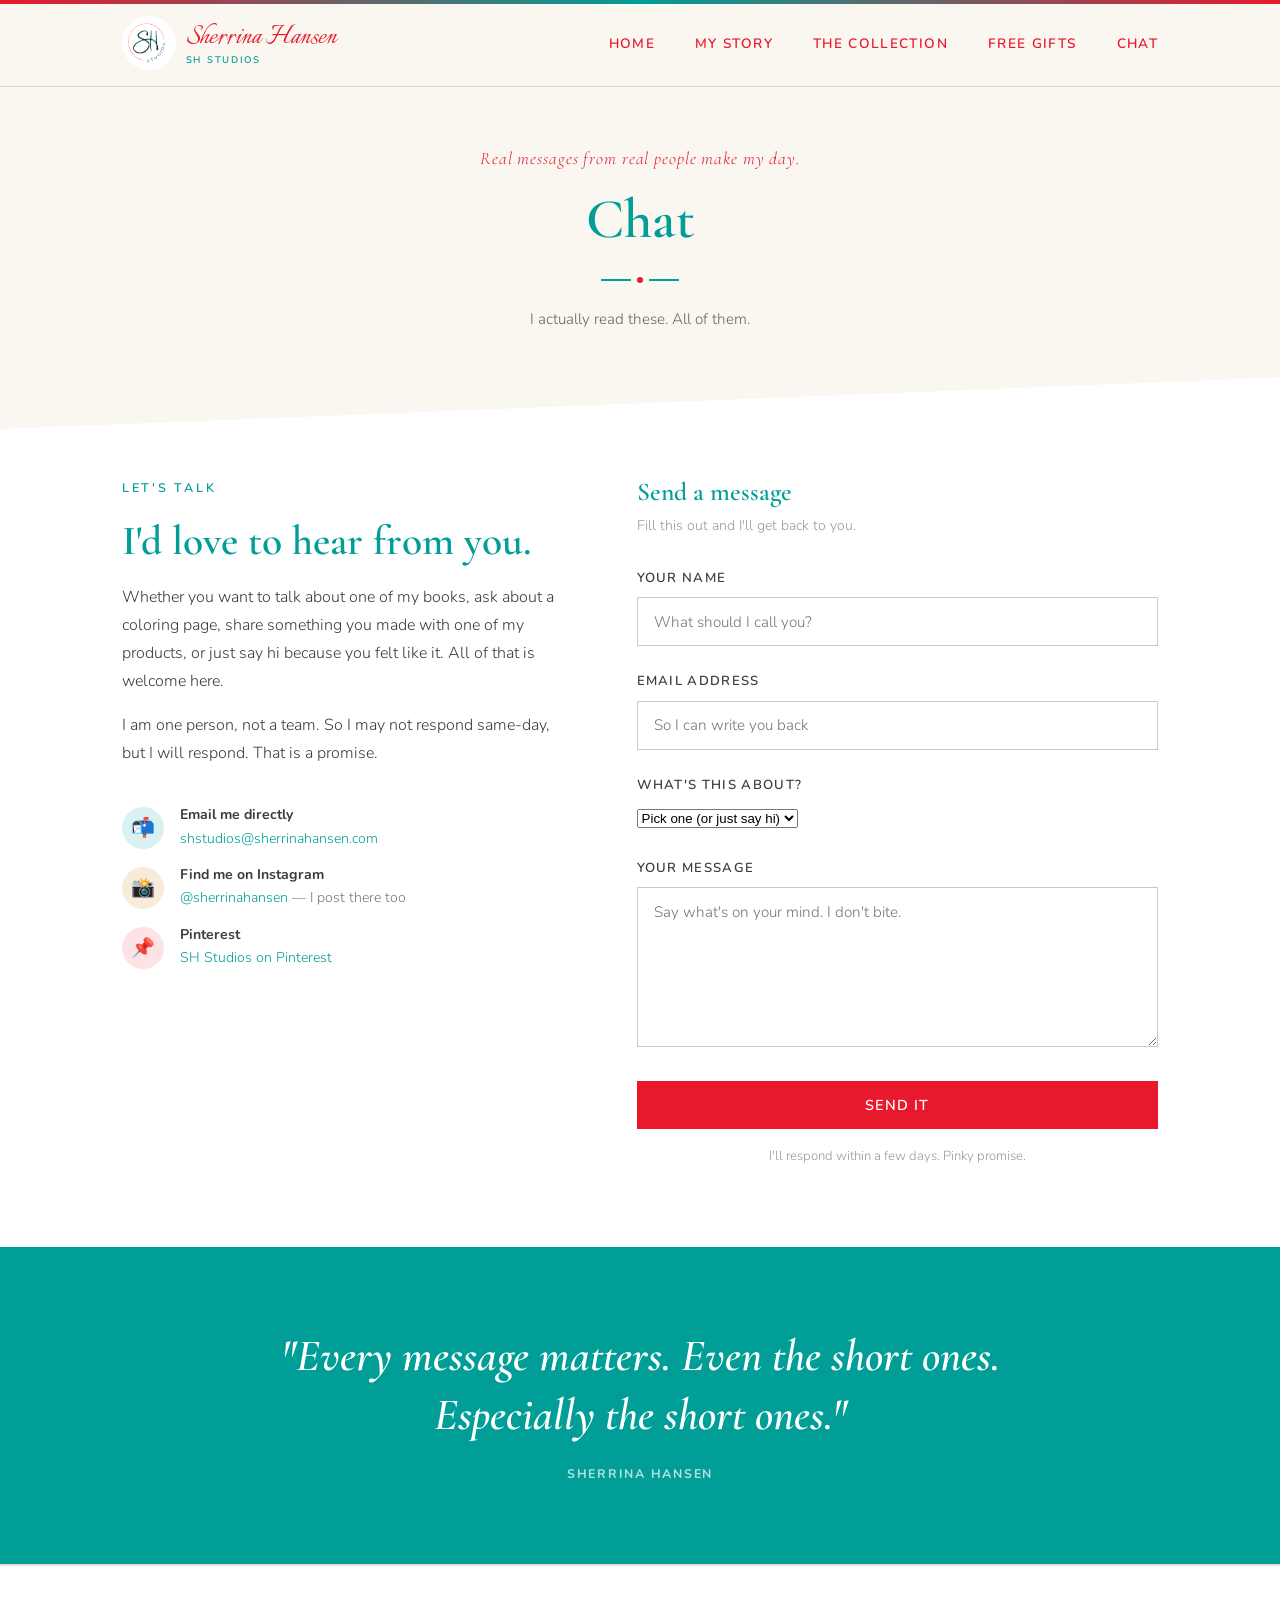
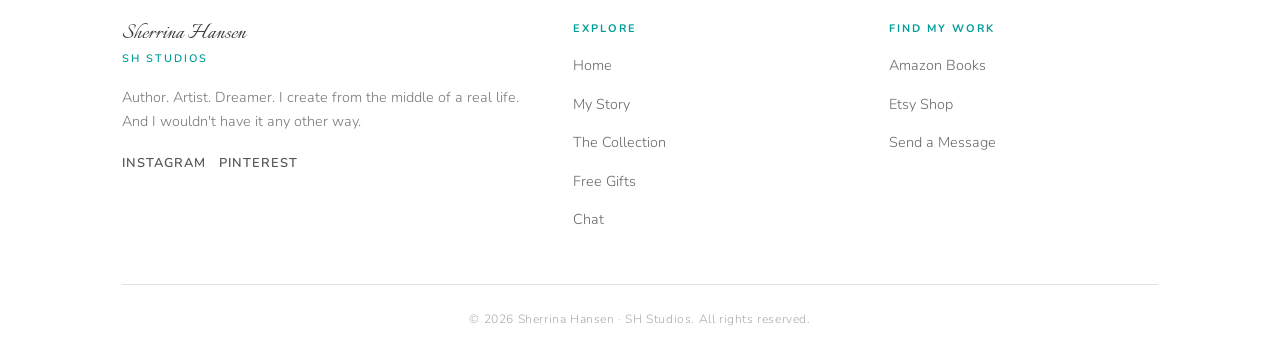
<file: chat.html>
<!DOCTYPE html>
<html lang="en">
<head>
  <meta charset="UTF-8" />
  <meta name="viewport" content="width=device-width, initial-scale=1.0" />
  <title>Chat — Sherrina Hansen</title>
  <meta name="description" content="Reach out to Sherrina Hansen. Questions, kind words, or just a hello — real messages from real people make her day." />
  <link rel="stylesheet" href="style.css" />
</head>
<body>

  <!-- NAVIGATION -->
  <nav class="site-nav">
    <div class="site-nav__inner">
      <a href="index.html" class="site-nav__logo"><div class="site-nav__logo-circle"><img src="images/sh-logo.png" alt="SH Studios" class="site-nav__logo-img"></div><div class="site-nav__logo-text"><span class="site-nav__logo-name">Sherrina Hansen</span><span class="site-nav__logo-studio">SH Studios</span></div></a>
      <button class="nav-toggle" aria-label="Toggle menu" onclick="toggleNav()">
        <span></span><span></span><span></span>
      </button>
      <ul class="site-nav__links" id="nav-links">
        <li><a href="index.html">Home</a></li>
        <li><a href="my-story.html">My Story</a></li>
        <li><a href="collection.html">The Collection</a></li>
        <li><a href="free-gifts.html">Free Gifts</a></li>
        <li><a href="chat.html" class="active">Chat</a></li>
      </ul>
    </div>
  </nav>

  <!-- PAGE HEADER -->
  <div class="page-header">
    <div class="container--narrow text-center">
      <p class="page-header__subtitle">Real messages from real people make my day.</p>
      <h1>Chat</h1>
      <div class="divider"><span class="divider-dot"></span></div>
      <p style="max-width: 500px; margin: 0 auto; font-size: 0.95rem; color: #666;">I actually read these. All of them.</p>
    </div>
  </div>

  <!-- CHAT BODY -->
  <main class="chat-body">
    <div class="container">
      <div class="chat-grid">

        <!-- INFO SIDE -->
        <div class="chat-info">
          <span class="hero__eyebrow" style="color: #009E97;">Let's talk</span>
          <h2 style="margin-top: 0.5rem;">I'd love to hear from you.</h2>
          <p>
            Whether you want to talk about one of my books, ask about a coloring page, share something you made with one of my products, or just say hi because you felt like it. All of that is welcome here.
          </p>
          <p>
            I am one person, not a team. So I may not respond same-day, but I will respond. That is a promise.
          </p>

          <div class="chat-ways">
            <div class="chat-way">
              <div class="chat-way__icon chat-way__icon--teal">📬</div>
              <div>
                <h4>Email me directly</h4>
                <p><a href="mailto:shstudios@sherrinahansen.com" style="color: #009E97;">shstudios@sherrinahansen.com</a></p>
              </div>
            </div>
            <div class="chat-way">
              <div class="chat-way__icon chat-way__icon--amber">📸</div>
              <div>
                <h4>Find me on Instagram</h4>
                <p><a href="https://www.instagram.com/sherrinahansen/" target="_blank" rel="noopener" style="color: #009E97;">@sherrinahansen</a> &mdash; I post there too</p>
              </div>
            </div>
            <div class="chat-way">
              <div class="chat-way__icon chat-way__icon--red">📌</div>
              <div>
                <h4>Pinterest</h4>
                <p><a href="https://www.pinterest.com/sh_studios" target="_blank" rel="noopener" style="color: #009E97;">SH Studios on Pinterest</a></p>
              </div>
            </div>
          </div>
        </div>

        <!-- FORM SIDE -->
        <div>
          <h3 style="color: #009E97; margin-bottom: 0.4rem; font-family:'Cormorant Garamond',serif; font-size:1.6rem;">Send a message</h3>
          <p style="font-size: 0.88rem; color: #999; margin-bottom: 1.8rem;">Fill this out and I'll get back to you.</p>

          <form action="https://api.web3forms.com/submit" method="POST">

            <input type="hidden" name="access_key" value="f7e96f0a-61ae-4d8c-9715-27fd1a6f3675" />
            <input type="hidden" name="subject" value="New message from SH Studios website" />
            <input type="hidden" name="redirect" value="https://web3forms.com/success" />

            <div class="form-group">
              <label for="name">Your Name</label>
              <input type="text" id="name" name="name" placeholder="What should I call you?" required />
            </div>

            <div class="form-group">
              <label for="email">Email Address</label>
              <input type="email" id="email" name="email" placeholder="So I can write you back" required />
            </div>

            <div class="form-group">
              <label for="subject">What's this about?</label>
              <select id="subject" name="subject">
                <option value="">Pick one (or just say hi)</option>
                <option value="books">A book question</option>
                <option value="products">An Etsy product</option>
                <option value="collab">Collaboration idea</option>
                <option value="reader">Reader note</option>
                <option value="other">Something else</option>
              </select>
            </div>

            <div class="form-group">
              <label for="message">Your Message</label>
              <textarea id="message" name="message" placeholder="Say what's on your mind. I don't bite." required></textarea>
            </div>

            <button type="submit" class="btn btn--red" style="width: 100%;">Send It</button>
            <p class="form-note">I'll respond within a few days. Pinky promise.</p>

          </form>
        </div>

      </div>
    </div>
  </main>

  <!-- QUOTE BLOCK -->
  <section class="quote-block quote-block--teal">
    <div class="quote-block__inner">
      <blockquote>"Every message matters. Even the short ones. Especially the short ones."</blockquote>
      <p class="quote-block__attr">Sherrina Hansen</p>
    </div>
  </section>

  <!-- FOOTER -->
  <footer class="site-footer">
    <div class="container">
      <div class="footer-inner">
        <div class="footer-brand">
          <span class="site-nav__logo-name">Sherrina Hansen</span>
          <span class="site-nav__logo-studio">SH Studios</span>
          <p>Author. Artist. Dreamer. I create from the middle of a real life. And I wouldn't have it any other way.</p>
          <div class="footer-social">
            <a href="https://www.instagram.com/sherrinahansen/" target="_blank" rel="noopener">Instagram</a>
            <a href="https://www.pinterest.com/sh_studios" target="_blank" rel="noopener">Pinterest</a>
          </div>
        </div>
        <div class="footer-col">
          <h4>Explore</h4>
          <ul>
            <li><a href="index.html">Home</a></li>
            <li><a href="my-story.html">My Story</a></li>
            <li><a href="collection.html">The Collection</a></li>
            <li><a href="free-gifts.html">Free Gifts</a></li>
            <li><a href="chat.html">Chat</a></li>
          </ul>
        </div>
        <div class="footer-col">
          <h4>Find My Work</h4>
          <ul>
            <li><a href="https://www.amazon.com/stores/author/B0DHF5XF2K/allbooks" target="_blank" rel="noopener">Amazon Books</a></li>
            <li><a href="https://www.etsy.com/shop/3RealmsbySHStudios" target="_blank" rel="noopener">Etsy Shop</a></li>
            <li><a href="chat.html">Send a Message</a></li>
          </ul>
        </div>
      </div>
      <div class="footer-bottom">
        <p>&copy; 2026 Sherrina Hansen &middot; SH Studios. All rights reserved.</p>
      </div>
    </div>
  </footer>

  <script>
    function toggleNav() {
      document.getElementById('nav-links').classList.toggle('is-open');
    }
  </script>

</body>
</html>
</file>
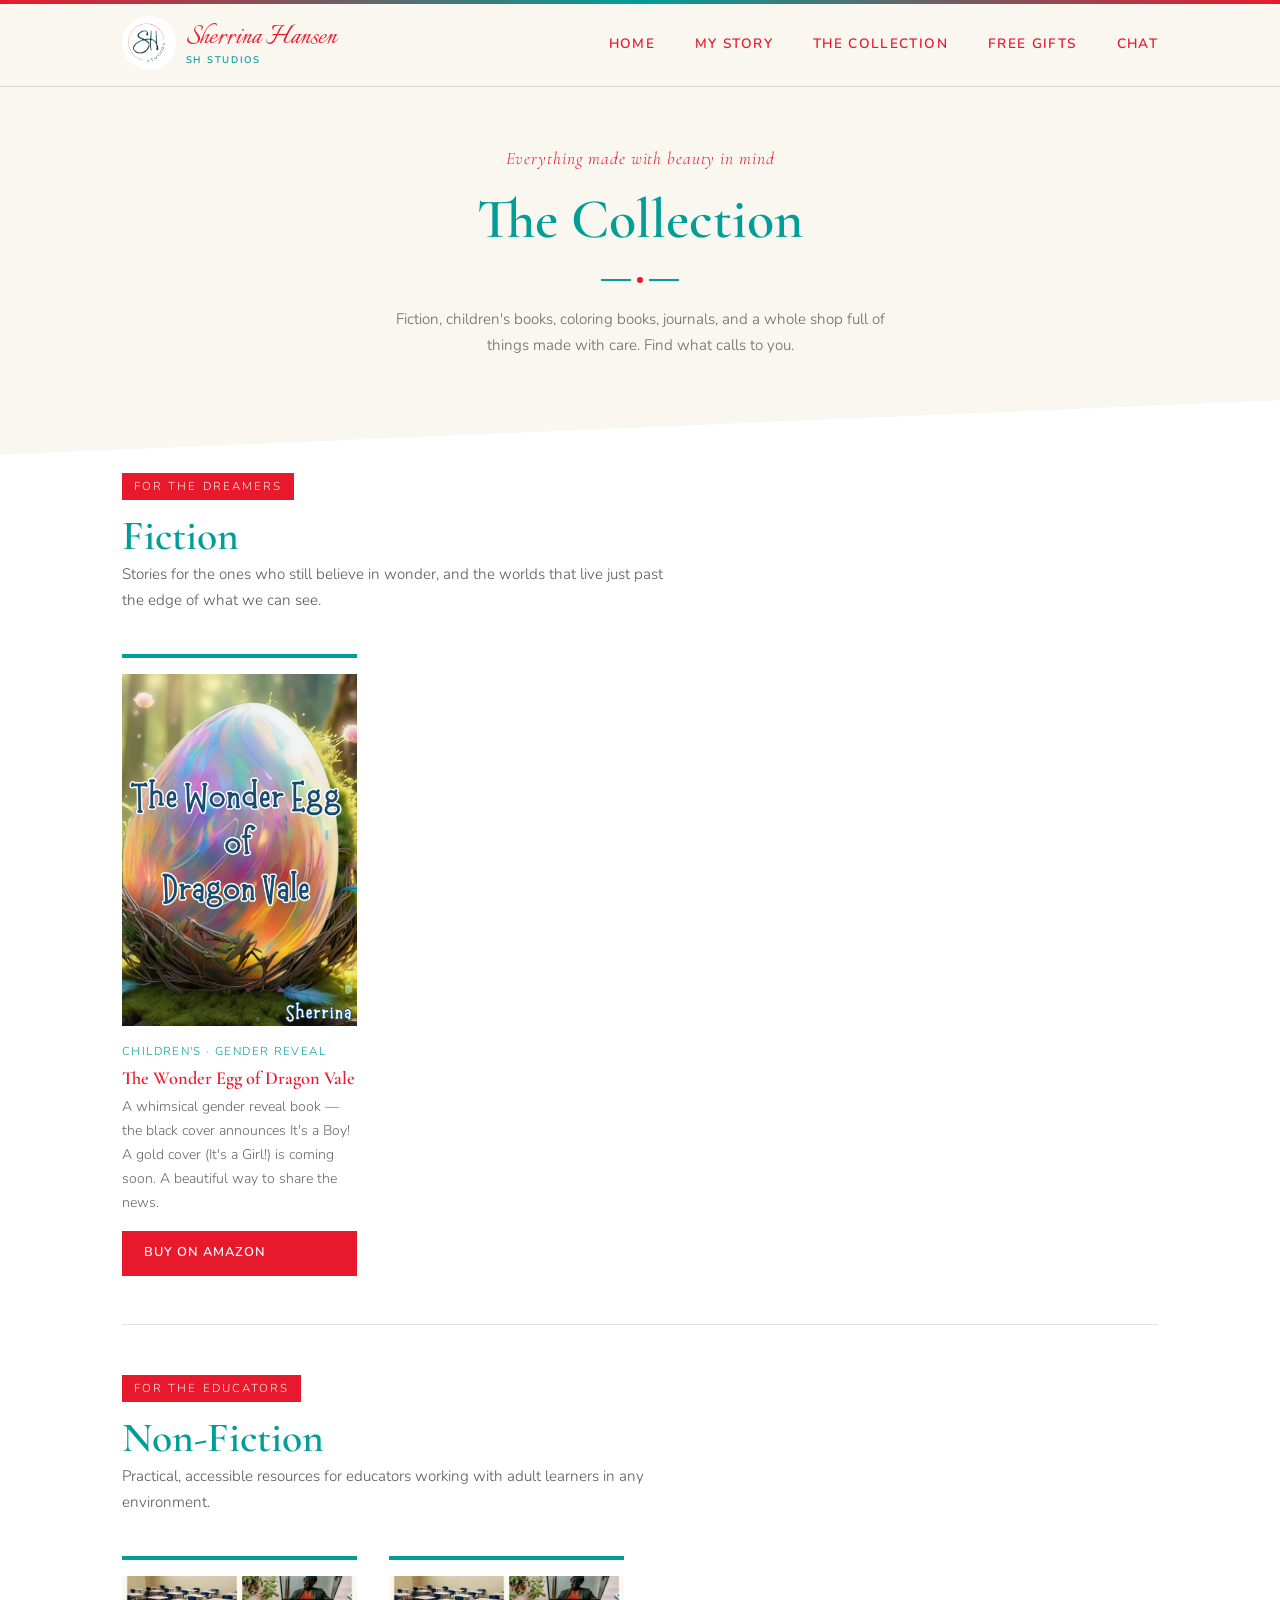
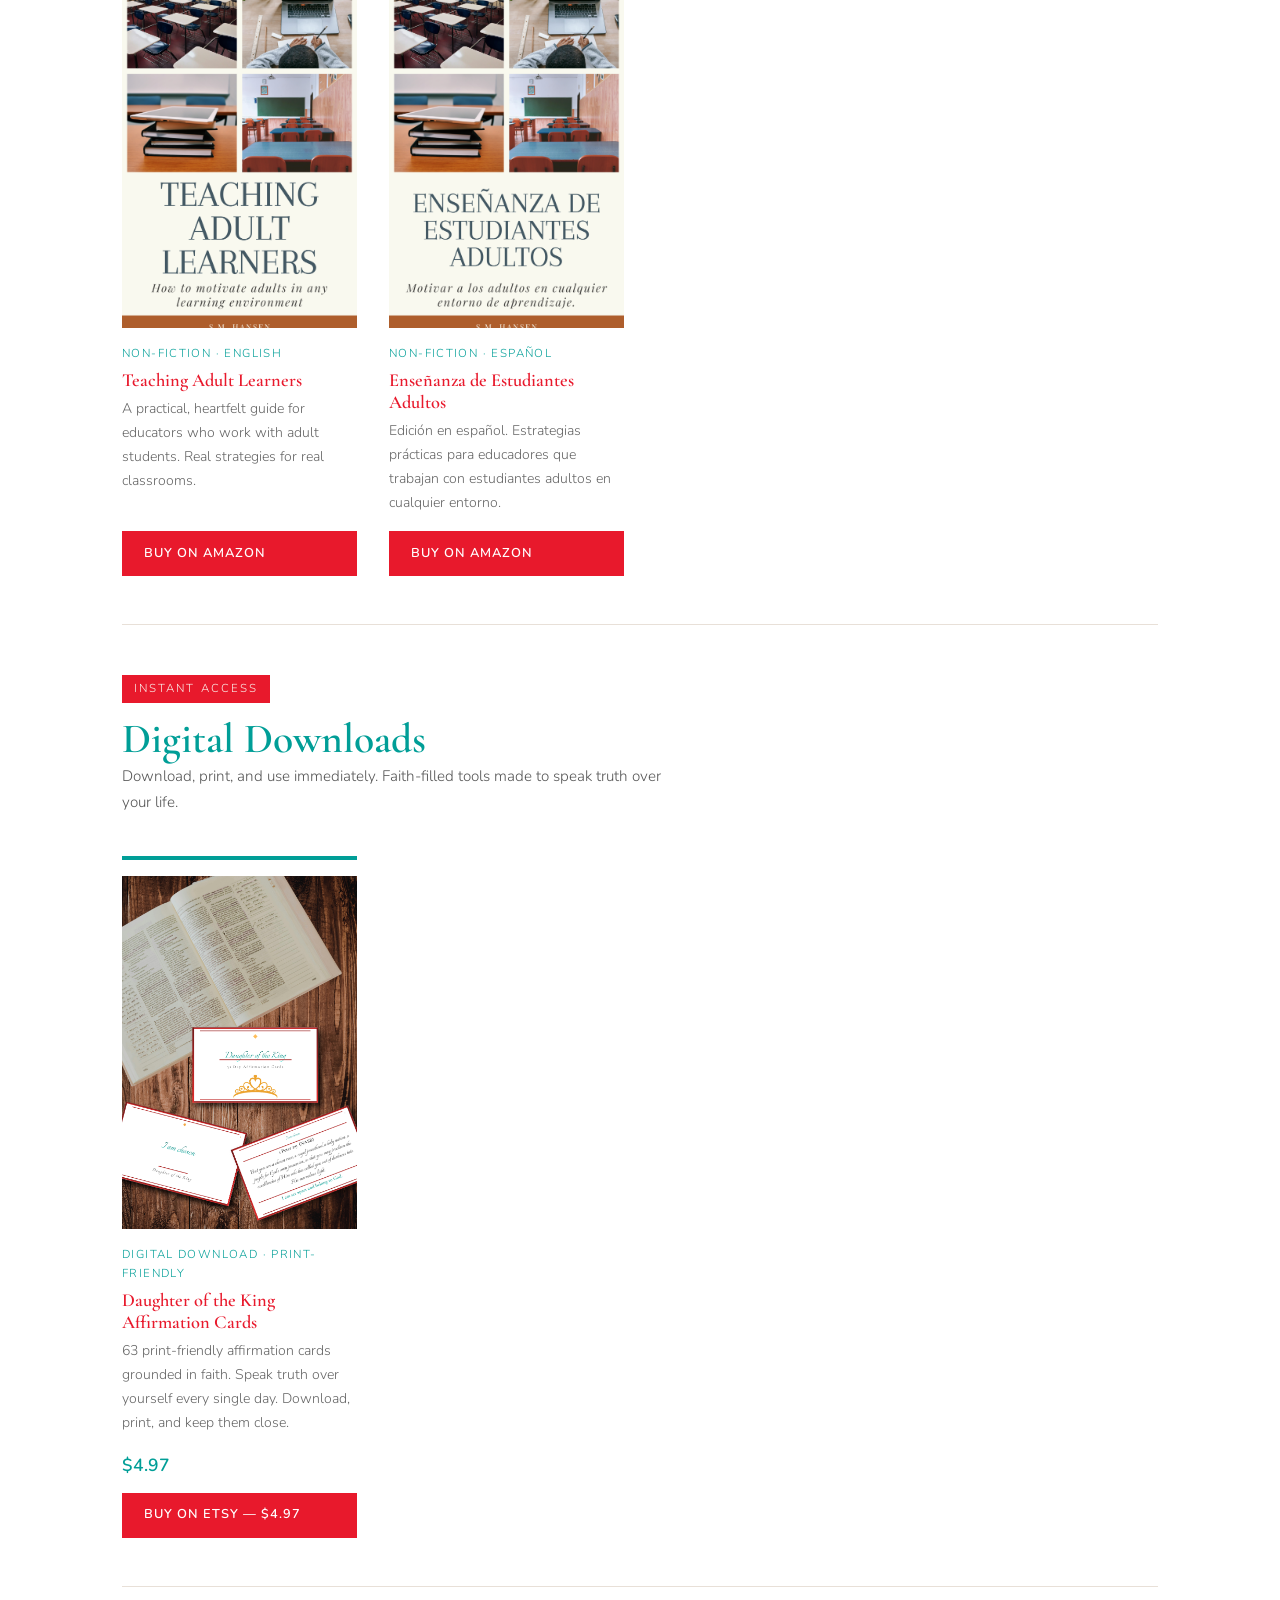
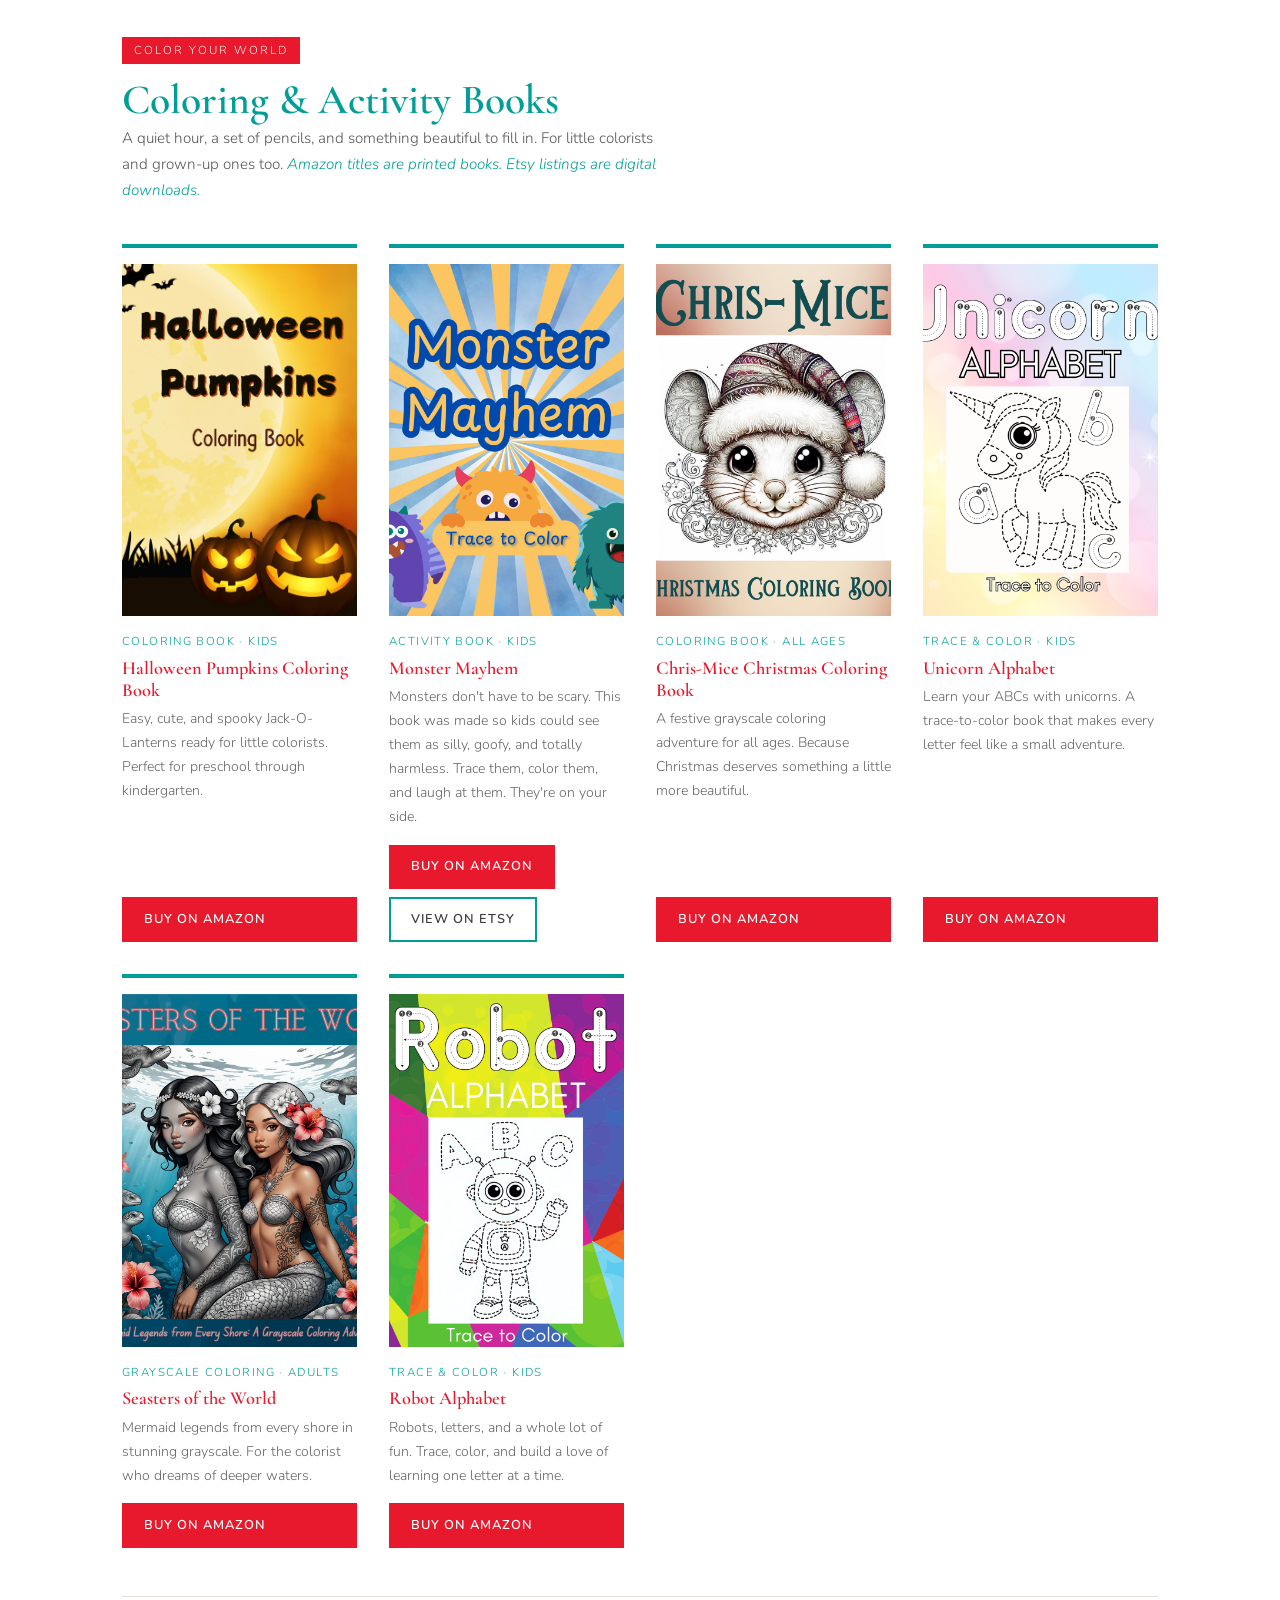
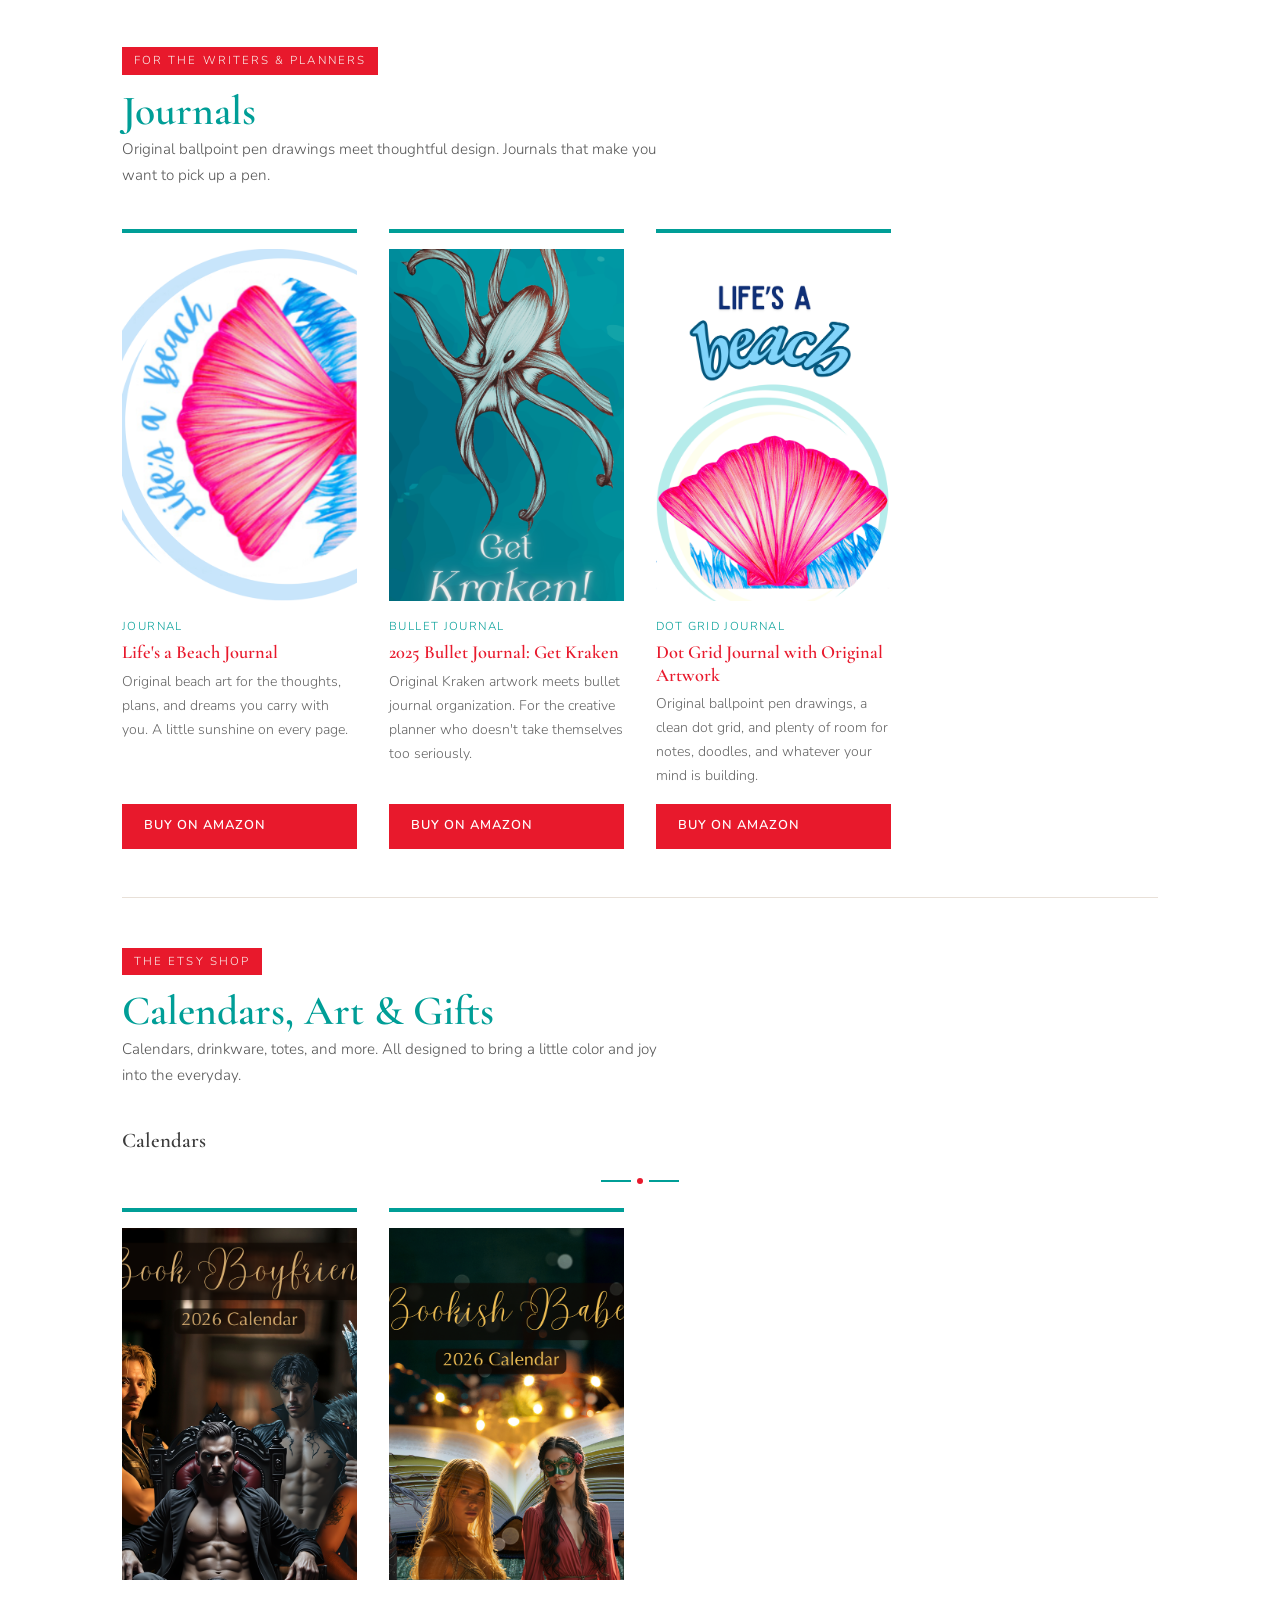
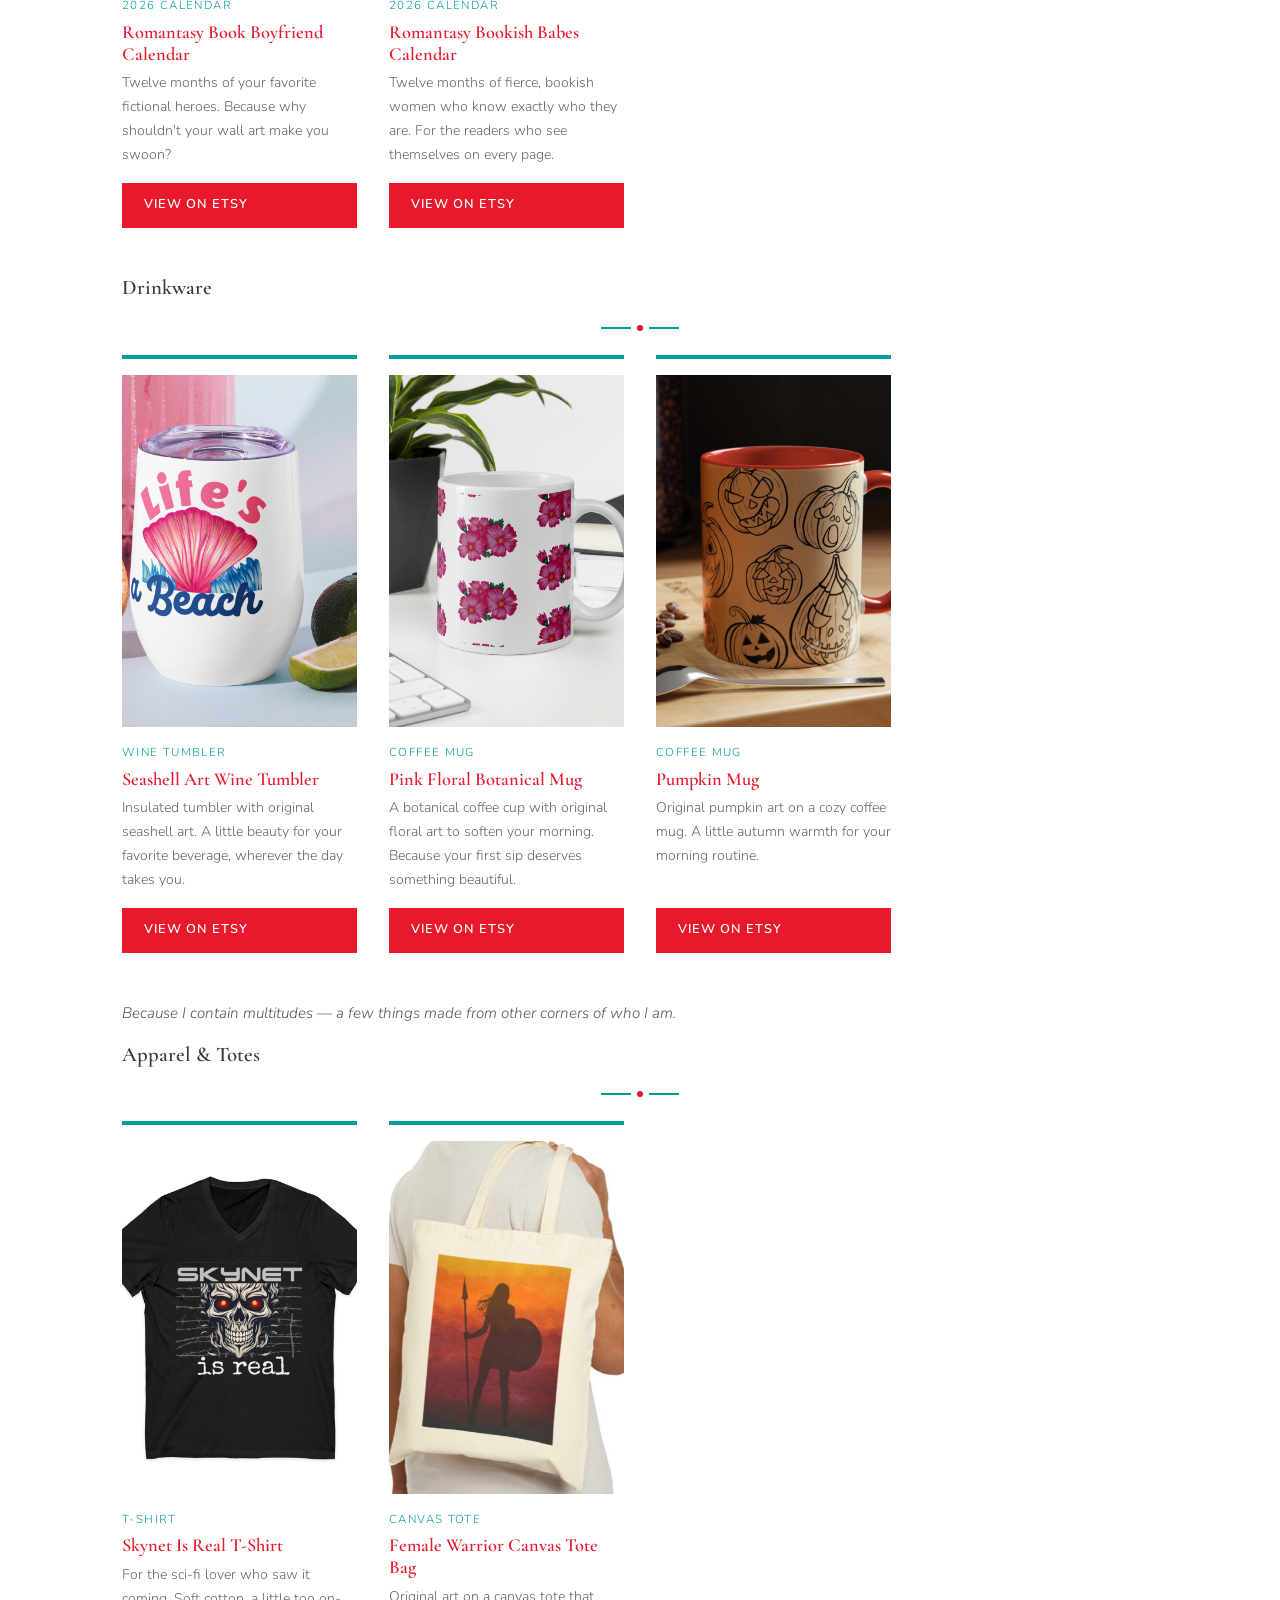
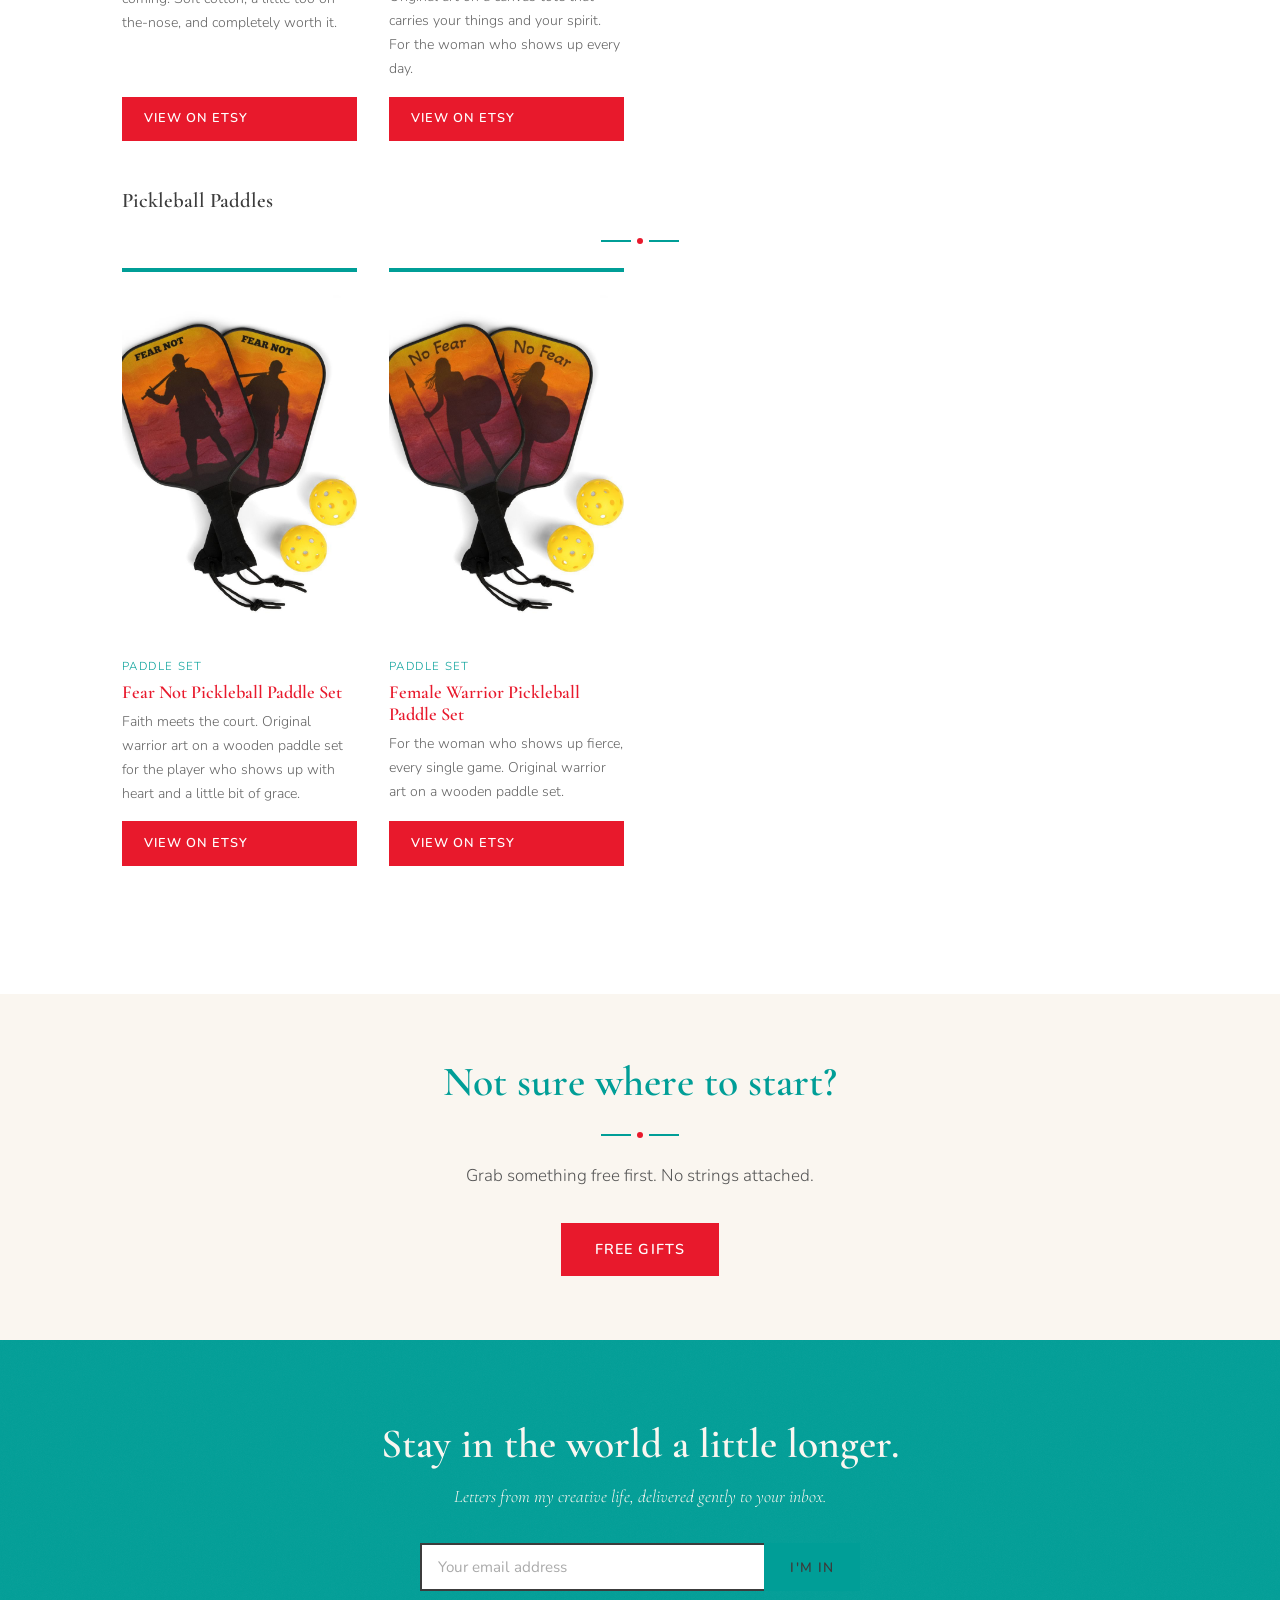
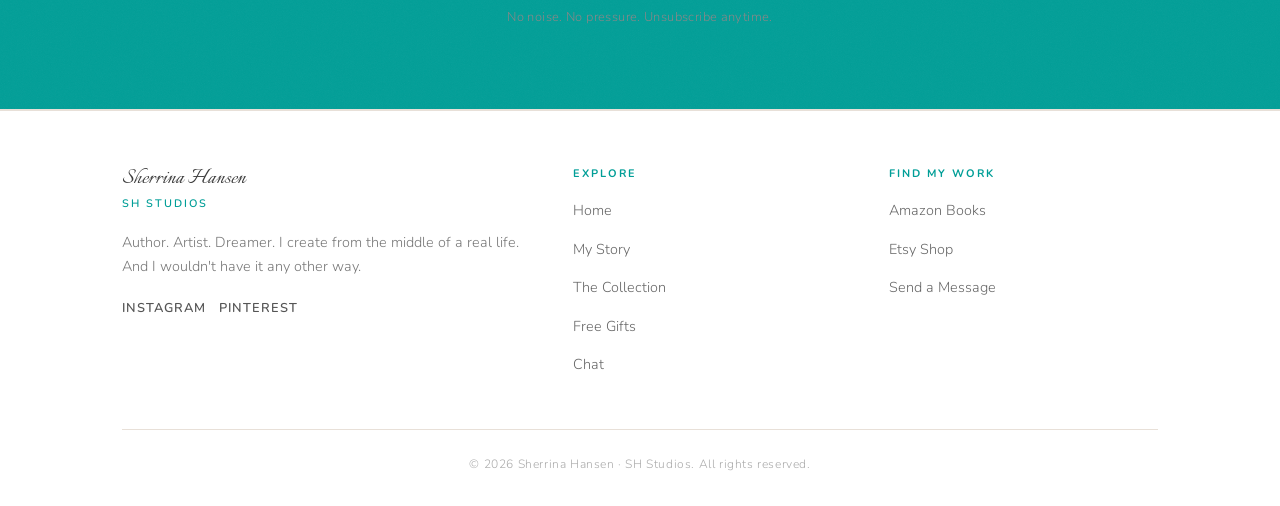
<file: collection.html>
<!DOCTYPE html>
<html lang="en">
<head>
  <meta charset="UTF-8" />
  <meta name="viewport" content="width=device-width, initial-scale=1.0" />
  <title>The Collection — Sherrina Hansen</title>
  <meta name="description" content="Books, journals, coloring books, and products from Sherrina Hansen and SH Studios. Everything made with beauty in mind." />
  <link rel="stylesheet" href="style.css" />
</head>
<body>

  <!-- NAVIGATION -->
  <nav class="site-nav">
    <div class="site-nav__inner">
      <a href="index.html" class="site-nav__logo"><div class="site-nav__logo-circle"><img src="images/sh-logo.png" alt="SH Studios" class="site-nav__logo-img"></div><div class="site-nav__logo-text"><span class="site-nav__logo-name">Sherrina Hansen</span><span class="site-nav__logo-studio">SH Studios</span></div></a>
      <button class="nav-toggle" aria-label="Toggle menu" onclick="toggleNav()">
        <span></span><span></span><span></span>
      </button>
      <ul class="site-nav__links" id="nav-links">
        <li><a href="index.html">Home</a></li>
        <li><a href="my-story.html">My Story</a></li>
        <li><a href="collection.html" class="active">The Collection</a></li>
        <li><a href="free-gifts.html">Free Gifts</a></li>
        <li><a href="chat.html">Chat</a></li>
      </ul>
    </div>
  </nav>

  <!-- PAGE HEADER -->
  <div class="page-header">
    <div class="container--narrow text-center">
      <p class="page-header__subtitle">Everything made with beauty in mind</p>
      <h1>The Collection</h1>
      <div class="divider"><span class="divider-dot"></span></div>
      <p style="max-width: 500px; margin: 0 auto; font-size: 0.95rem; color: #666;">Fiction, children's books, coloring books, journals, and a whole shop full of things made with care. Find what calls to you.</p>
    </div>
  </div>

  <div class="container" style="padding-bottom: 5rem;">

    <!-- ===================== FICTION ===================== -->
    <div class="collection-section" id="fiction">
      <div class="collection-section__header">
        <p class="collection-section__label">For the Dreamers</p>
        <h2>Fiction</h2>
        <p style="max-width: 560px; font-size: 0.95rem; color: #555;">Stories for the ones who still believe in wonder, and the worlds that live just past the edge of what we can see.</p>
      </div>
      <div class="books-grid">

        <div class="book-card">
          <div class="book-card__cover">
            <img src="images/wonder%20egg%20cover-image.png" alt="The Wonder Egg of Dragon Vale" />
          </div>
          <div class="book-card__genre">Children's &middot; Gender Reveal</div>
          <h3 class="book-card__title">The Wonder Egg of Dragon Vale</h3>
          <p class="book-card__desc">A whimsical gender reveal book — the black cover announces It's a Boy! A gold cover (It's a Girl!) is coming soon. A beautiful way to share the news.</p>
          <a href="https://www.amazon.com/dp/B0GQ49LRT3" target="_blank" rel="noopener" class="btn btn--red" style="font-size:0.8rem; padding:0.6rem 1.25rem;">Buy on Amazon</a>
        </div>

      </div>
    </div>

    <!-- ===================== NON-FICTION ===================== -->
    <div class="collection-section" id="nonfiction">
      <div class="collection-section__header">
        <p class="collection-section__label">For the Educators</p>
        <h2>Non-Fiction</h2>
        <p style="max-width: 560px; font-size: 0.95rem; color: #555;">Practical, accessible resources for educators working with adult learners in any environment.</p>
      </div>
      <div class="books-grid">

        <div class="book-card">
          <div class="book-card__cover">
            <img src="images/Teaching%20Adult%20Learners%20Cover.png" alt="Teaching Adult Learners" />
          </div>
          <div class="book-card__genre">Non-Fiction &middot; English</div>
          <h3 class="book-card__title">Teaching Adult Learners</h3>
          <p class="book-card__desc">A practical, heartfelt guide for educators who work with adult students. Real strategies for real classrooms.</p>
          <a href="https://www.amazon.com/dp/B0F2NC1DLW" target="_blank" rel="noopener" class="btn btn--red" style="font-size:0.8rem; padding:0.6rem 1.25rem;">Buy on Amazon</a>
        </div>

        <div class="book-card">
          <div class="book-card__cover">
            <img src="images/Ense%C3%B1anza%20de%20estudiantes%20adultos%20(Teaching%20Adult%20Learners).png" alt="Enseñanza de Estudiantes Adultos" />
          </div>
          <div class="book-card__genre">Non-Fiction &middot; Espa&ntilde;ol</div>
          <h3 class="book-card__title">Ense&ntilde;anza de Estudiantes Adultos</h3>
          <p class="book-card__desc">Edici&oacute;n en espa&ntilde;ol. Estrategias pr&aacute;cticas para educadores que trabajan con estudiantes adultos en cualquier entorno.</p>
          <a href="https://www.amazon.com/dp/B0F229FFPZ" target="_blank" rel="noopener" class="btn btn--red" style="font-size:0.8rem; padding:0.6rem 1.25rem;">Buy on Amazon</a>
        </div>

      </div>
    </div>

    <!-- ===================== DIGITAL DOWNLOADS ===================== -->
    <div class="collection-section" id="digital">
      <div class="collection-section__header">
        <p class="collection-section__label">Instant Access</p>
        <h2>Digital Downloads</h2>
        <p style="max-width: 560px; font-size: 0.95rem; color: #555;">Download, print, and use immediately. Faith-filled tools made to speak truth over your life.</p>
      </div>
      <div class="books-grid">

        <div class="book-card">
          <div class="book-card__cover">
            <img src="images/daughter-of-the-king-cards.png" alt="Daughter of the King Affirmation Cards" />
          </div>
          <div class="book-card__genre">Digital Download &middot; Print-Friendly</div>
          <h3 class="book-card__title">Daughter of the King Affirmation Cards</h3>
          <p class="book-card__desc">63 print-friendly affirmation cards grounded in faith. Speak truth over yourself every single day. Download, print, and keep them close.</p>
          <p style="font-size:1.1rem; font-weight:600; color:#009E97; margin-bottom:0.75rem;">$4.97</p>
          <a href="https://www.etsy.com/listing/4482134203/daughter-of-the-king31-day-affirmation" target="_blank" rel="noopener" class="btn btn--red" style="font-size:0.8rem; padding:0.6rem 1.25rem;">Buy on Etsy — $4.97</a>
        </div>

      </div>
    </div>

    <!-- ===================== COLORING & ACTIVITY BOOKS ===================== -->
    <div class="collection-section" id="coloring">
      <div class="collection-section__header">
        <p class="collection-section__label">Color Your World</p>
        <h2>Coloring &amp; Activity Books</h2>
        <p style="max-width: 560px; font-size: 0.95rem; color: #555;">A quiet hour, a set of pencils, and something beautiful to fill in. For little colorists and grown-up ones too. <em style="color:#009E97;">Amazon titles are printed books. Etsy listings are digital downloads.</em></p>
      </div>
      <div class="books-grid">

        <div class="book-card">
          <div class="book-card__cover">
            <img src="images/Halloween%20Pumpkins%20Front%20Cover.png" alt="Halloween Pumpkins Coloring Book" />
          </div>
          <div class="book-card__genre">Coloring Book &middot; Kids</div>
          <h3 class="book-card__title">Halloween Pumpkins Coloring Book</h3>
          <p class="book-card__desc">Easy, cute, and spooky Jack-O-Lanterns ready for little colorists. Perfect for preschool through kindergarten.</p>
          <a href="https://www.amazon.com/dp/B0GQ49LRT3" target="_blank" rel="noopener" class="btn btn--red" style="font-size:0.8rem; padding:0.6rem 1.25rem;">Buy on Amazon</a>
        </div>

        <div class="book-card">
          <div class="book-card__cover">
            <img src="images/Monster%20Mayhem%20front%20cover.png" alt="Monster Mayhem" />
          </div>
          <div class="book-card__genre">Activity Book &middot; Kids</div>
          <h3 class="book-card__title">Monster Mayhem</h3>
          <p class="book-card__desc">Monsters don't have to be scary. This book was made so kids could see them as silly, goofy, and totally harmless. Trace them, color them, and laugh at them. They're on your side.</p>
          <div style="display:flex; gap:0.5rem; flex-wrap:wrap;">
            <a href="https://www.amazon.com/dp/B0F312XJHW" target="_blank" rel="noopener" class="btn btn--red" style="font-size:0.8rem; padding:0.6rem 1.25rem;">Buy on Amazon</a>
            <a href="https://www.etsy.com/listing/4357409281/monster-mayhem-trace-color-activity" target="_blank" rel="noopener" class="btn" style="font-size:0.8rem; padding:0.6rem 1.25rem;">View on Etsy</a>
          </div>
        </div>

        <div class="book-card">
          <div class="book-card__cover">
            <img src="images/Chris-Mice%20Front%20Cover%20(8.5x8.5).png" alt="Chris-Mice Christmas Coloring Book" />
          </div>
          <div class="book-card__genre">Coloring Book &middot; All Ages</div>
          <h3 class="book-card__title">Chris-Mice Christmas Coloring Book</h3>
          <p class="book-card__desc">A festive grayscale coloring adventure for all ages. Because Christmas deserves something a little more beautiful.</p>
          <a href="https://www.amazon.com/dp/B0DL59XJ27" target="_blank" rel="noopener" class="btn btn--red" style="font-size:0.8rem; padding:0.6rem 1.25rem;">Buy on Amazon</a>
        </div>

        <div class="book-card">
          <div class="book-card__cover">
            <img src="images/Unicorn%20Alpha%20Cover.png" alt="Unicorn Alphabet" />
          </div>
          <div class="book-card__genre">Trace &amp; Color &middot; Kids</div>
          <h3 class="book-card__title">Unicorn Alphabet</h3>
          <p class="book-card__desc">Learn your ABCs with unicorns. A trace-to-color book that makes every letter feel like a small adventure.</p>
          <a href="https://www.amazon.com/dp/B0DJ2YWB6P" target="_blank" rel="noopener" class="btn btn--red" style="font-size:0.8rem; padding:0.6rem 1.25rem;">Buy on Amazon</a>
        </div>

        <div class="book-card">
          <div class="book-card__cover">
            <img src="images/Seasters%20Front%20Cover%20(8.5x8.5).png" alt="Seasters of the World" />
          </div>
          <div class="book-card__genre">Grayscale Coloring &middot; Adults</div>
          <h3 class="book-card__title">Seasters of the World</h3>
          <p class="book-card__desc">Mermaid legends from every shore in stunning grayscale. For the colorist who dreams of deeper waters.</p>
          <a href="https://www.amazon.com/dp/B0DHD5GKXL" target="_blank" rel="noopener" class="btn btn--red" style="font-size:0.8rem; padding:0.6rem 1.25rem;">Buy on Amazon</a>
        </div>

        <div class="book-card">
          <div class="book-card__cover">
            <img src="images/Robot%20Alpha%20Cover.png" alt="Robot Alphabet" />
          </div>
          <div class="book-card__genre">Trace &amp; Color &middot; Kids</div>
          <h3 class="book-card__title">Robot Alphabet</h3>
          <p class="book-card__desc">Robots, letters, and a whole lot of fun. Trace, color, and build a love of learning one letter at a time.</p>
          <a href="https://www.amazon.com/dp/B0D6V8CR3J" target="_blank" rel="noopener" class="btn btn--red" style="font-size:0.8rem; padding:0.6rem 1.25rem;">Buy on Amazon</a>
        </div>

      </div>
    </div>

    <!-- ===================== JOURNALS ===================== -->
    <div class="collection-section" id="journals">
      <div class="collection-section__header">
        <p class="collection-section__label">For the Writers &amp; Planners</p>
        <h2>Journals</h2>
        <p style="max-width: 560px; font-size: 0.95rem; color: #555;">Original ballpoint pen drawings meet thoughtful design. Journals that make you want to pick up a pen.</p>
      </div>
      <div class="books-grid">

        <div class="book-card">
          <div class="book-card__cover">
            <img src="images/Life%27s%20A%20Beach%20cover.png" alt="Life's a Beach Journal" />
          </div>
          <div class="book-card__genre">Journal</div>
          <h3 class="book-card__title">Life's a Beach Journal</h3>
          <p class="book-card__desc">Original beach art for the thoughts, plans, and dreams you carry with you. A little sunshine on every page.</p>
          <a href="https://www.amazon.com/dp/B0DCF4WV25" target="_blank" rel="noopener" class="btn btn--red" style="font-size:0.8rem; padding:0.6rem 1.25rem;">Buy on Amazon</a>
        </div>

        <div class="book-card">
          <div class="book-card__cover">
            <img src="images/Get%20Kraken%206x9%20cover%20(portrait).png" alt="2025 Bullet Journal: Get Kraken" />
          </div>
          <div class="book-card__genre">Bullet Journal</div>
          <h3 class="book-card__title">2025 Bullet Journal: Get Kraken</h3>
          <p class="book-card__desc">Original Kraken artwork meets bullet journal organization. For the creative planner who doesn't take themselves too seriously.</p>
          <a href="https://www.amazon.com/dp/B0DSTVT5JW" target="_blank" rel="noopener" class="btn btn--red" style="font-size:0.8rem; padding:0.6rem 1.25rem;">Buy on Amazon</a>
        </div>

        <div class="book-card">
          <div class="book-card__cover">
            <img src="images/Shell%20Dot%20Grid%20Journal.png" alt="Dot Grid Journal with Original Artwork" />
          </div>
          <div class="book-card__genre">Dot Grid Journal</div>
          <h3 class="book-card__title">Dot Grid Journal with Original Artwork</h3>
          <p class="book-card__desc">Original ballpoint pen drawings, a clean dot grid, and plenty of room for notes, doodles, and whatever your mind is building.</p>
          <a href="https://www.amazon.com/dp/B0DKN4ZV7R" target="_blank" rel="noopener" class="btn btn--red" style="font-size:0.8rem; padding:0.6rem 1.25rem;">Buy on Amazon</a>
        </div>

      </div>
    </div>

    <!-- ===================== ETSY SHOP ===================== -->
    <div class="collection-section" id="shop">
      <div class="collection-section__header">
        <p class="collection-section__label">The Etsy Shop</p>
        <h2>Calendars, Art &amp; Gifts</h2>
        <p style="max-width: 560px; font-size: 0.95rem; color: #555;">Calendars, drinkware, totes, and more. All designed to bring a little color and joy into the everyday.</p>
      </div>

      <!-- Calendars -->
      <h3 style="font-size: 1.3rem; margin-bottom: 0.4rem; color: #3C3C3C;">Calendars</h3>
      <div class="divider" style="justify-content:flex-start; margin-bottom:1.5rem;"><span class="divider-dot"></span></div>
      <div class="books-grid" style="margin-bottom: 3rem;">

        <div class="book-card">
          <div class="book-card__cover">
            <img src="images/Book%20Boyfriends%202026%20Cover.png" alt="Romantasy Book Boyfriend Calendar 2026" />
          </div>
          <div class="book-card__genre">2026 Calendar</div>
          <h3 class="book-card__title">Romantasy Book Boyfriend Calendar</h3>
          <p class="book-card__desc">Twelve months of your favorite fictional heroes. Because why shouldn't your wall art make you swoon?</p>
          <a href="https://www.etsy.com/listing/4359506497/2026-romantasy-book-boyfriend-calendar" target="_blank" rel="noopener" class="btn btn--red" style="font-size:0.8rem; padding:0.6rem 1.25rem;">View on Etsy</a>
        </div>

        <div class="book-card">
          <div class="book-card__cover">
            <img src="images/Bookish%20Babes%20Cover.png" alt="Romantasy Bookish Babes Calendar 2026" />
          </div>
          <div class="book-card__genre">2026 Calendar</div>
          <h3 class="book-card__title">Romantasy Bookish Babes Calendar</h3>
          <p class="book-card__desc">Twelve months of fierce, bookish women who know exactly who they are. For the readers who see themselves on every page.</p>
          <a href="https://www.etsy.com/listing/4381095784/2026-romantasy-bookish-babes-calendar" target="_blank" rel="noopener" class="btn btn--red" style="font-size:0.8rem; padding:0.6rem 1.25rem;">View on Etsy</a>
        </div>

      </div>

      <!-- Drinkware -->
      <h3 style="font-size: 1.3rem; margin-bottom: 0.4rem; color: #3C3C3C;">Drinkware</h3>
      <div class="divider" style="justify-content:flex-start; margin-bottom:1.5rem;"><span class="divider-dot"></span></div>
      <div class="books-grid" style="margin-bottom: 3rem;">

        <div class="book-card">
          <div class="book-card__cover">
            <img src="images/wine-tumbler-white-front-69cacbec1192d.png" alt="Seashell Art Wine Tumbler" />
          </div>
          <div class="book-card__genre">Wine Tumbler</div>
          <h3 class="book-card__title">Seashell Art Wine Tumbler</h3>
          <p class="book-card__desc">Insulated tumbler with original seashell art. A little beauty for your favorite beverage, wherever the day takes you.</p>
          <a href="https://www.etsy.com/listing/4355077869/seashell-art-wine-tumbler-insulated" target="_blank" rel="noopener" class="btn btn--red" style="font-size:0.8rem; padding:0.6rem 1.25rem;">View on Etsy</a>
        </div>

        <div class="book-card">
          <div class="book-card__cover">
            <img src="images/Pink%20Ladies%20Mug.png" alt="Pink Floral Botanical Mug" />
          </div>
          <div class="book-card__genre">Coffee Mug</div>
          <h3 class="book-card__title">Pink Floral Botanical Mug</h3>
          <p class="book-card__desc">A botanical coffee cup with original floral art to soften your morning. Because your first sip deserves something beautiful.</p>
          <a href="https://www.etsy.com/listing/4355067276/pink-floral-mug-botanical-coffee-cup" target="_blank" rel="noopener" class="btn btn--red" style="font-size:0.8rem; padding:0.6rem 1.25rem;">View on Etsy</a>
        </div>

        <div class="book-card">
          <div class="book-card__cover">
            <img src="images/Pumpkin%20Mug.jpg" alt="Pumpkin Mug" />
          </div>
          <div class="book-card__genre">Coffee Mug</div>
          <h3 class="book-card__title">Pumpkin Mug</h3>
          <p class="book-card__desc">Original pumpkin art on a cozy coffee mug. A little autumn warmth for your morning routine.</p>
          <a href="https://www.etsy.com/shop/3RealmsbySHStudios" target="_blank" rel="noopener" class="btn btn--red" style="font-size:0.8rem; padding:0.6rem 1.25rem;">View on Etsy</a>
        </div>

      </div>

      <!-- Apparel & Totes -->
      <p style="font-size: 0.95rem; color: #555; margin-bottom: 1rem; font-style: italic;">Because I contain multitudes — a few things made from other corners of who I am.</p>
      <h3 style="font-size: 1.3rem; margin-bottom: 0.4rem; color: #3C3C3C;">Apparel &amp; Totes</h3>
      <div class="divider" style="justify-content:flex-start; margin-bottom:1.5rem;"><span class="divider-dot"></span></div>
      <div class="books-grid" style="margin-bottom: 3rem;">

        <div class="book-card">
          <div class="book-card__cover">
            <img src="images/Skynet%20T-shirt.jpg" alt="Skynet Is Real T-Shirt" />
          </div>
          <div class="book-card__genre">T-Shirt</div>
          <h3 class="book-card__title">Skynet Is Real T-Shirt</h3>
          <p class="book-card__desc">For the sci-fi lover who saw it coming. Soft cotton, a little too on-the-nose, and completely worth it.</p>
          <a href="https://www.etsy.com/listing/4369990905/skynet-is-real-t-shirt-ai-sci-fi-cotton" target="_blank" rel="noopener" class="btn btn--red" style="font-size:0.8rem; padding:0.6rem 1.25rem;">View on Etsy</a>
        </div>

        <div class="book-card">
          <div class="book-card__cover">
            <img src="images/Warrior%20Tote.png" alt="Female Warrior Canvas Tote Bag" />
          </div>
          <div class="book-card__genre">Canvas Tote</div>
          <h3 class="book-card__title">Female Warrior Canvas Tote Bag</h3>
          <p class="book-card__desc">Original art on a canvas tote that carries your things and your spirit. For the woman who shows up every day.</p>
          <a href="https://www.etsy.com/listing/4353343683/female-warrior-canvas-tote-bag-original" target="_blank" rel="noopener" class="btn btn--red" style="font-size:0.8rem; padding:0.6rem 1.25rem;">View on Etsy</a>
        </div>

      </div>

      <!-- Pickleball -->
      <h3 style="font-size: 1.3rem; margin-bottom: 0.4rem; color: #3C3C3C;">Pickleball Paddles</h3>
      <div class="divider" style="justify-content:flex-start; margin-bottom:1.5rem;"><span class="divider-dot"></span></div>
      <div class="books-grid">

        <div class="book-card">
          <div class="book-card__cover">
            <img src="images/Fear%20Not%20Paddle.jpg" alt="Fear Not Pickleball Paddle Set" />
          </div>
          <div class="book-card__genre">Paddle Set</div>
          <h3 class="book-card__title">Fear Not Pickleball Paddle Set</h3>
          <p class="book-card__desc">Faith meets the court. Original warrior art on a wooden paddle set for the player who shows up with heart and a little bit of grace.</p>
          <a href="https://www.etsy.com/listing/4368386939/fear-not-pickleball-paddle-set-wooden" target="_blank" rel="noopener" class="btn btn--red" style="font-size:0.8rem; padding:0.6rem 1.25rem;">View on Etsy</a>
        </div>

        <div class="book-card">
          <div class="book-card__cover">
            <img src="images/No%20Fear%20Paddle.jpg" alt="Female Warrior Pickleball Paddle Set" />
          </div>
          <div class="book-card__genre">Paddle Set</div>
          <h3 class="book-card__title">Female Warrior Pickleball Paddle Set</h3>
          <p class="book-card__desc">For the woman who shows up fierce, every single game. Original warrior art on a wooden paddle set.</p>
          <a href="https://www.etsy.com/listing/4368386711/female-warrior-pickleball-paddle-set" target="_blank" rel="noopener" class="btn btn--red" style="font-size:0.8rem; padding:0.6rem 1.25rem;">View on Etsy</a>
        </div>

      </div>

    </div><!-- end #shop -->

  </div><!-- end .container -->

  <!-- FOOTER CTA -->
  <section class="bg-cream" style="padding: 4rem 0; text-align: center;">
    <div class="container--narrow">
      <h2 style="margin-bottom: 0.75rem;">Not sure where to start?</h2>
      <div class="divider"><span class="divider-dot"></span></div>
      <p style="margin-bottom: 2rem; color: #555;">Grab something free first. No strings attached.</p>
      <a href="free-gifts.html" class="btn btn--red">Free Gifts</a>
    </div>
  </section>

  <!-- EMAIL SIGNUP -->
  <section class="email-signup bg-teal">
    <div class="container--narrow text-center">
      <h2>Stay in the world a little longer.</h2>
      <p class="subline">Letters from my creative life, delivered gently to your inbox.</p>
      <form class="email-form" action="https://sirensspace.us9.list-manage.com/subscribe/post?u=52f42f46908bfc689ed0389b3&amp;id=0659267850&amp;f_id=0093d4e3f0" method="post" target="_blank">
        <input type="email" name="EMAIL" placeholder="Your email address" required />
        <div aria-hidden="true" style="position:absolute; left:-5000px;"><input type="text" name="b_52f42f46908bfc689ed0389b3_0659267850" tabindex="-1" value=""></div>
        <button type="submit">I'm in</button>
      </form>
      <p class="promise">No noise. No pressure. Unsubscribe anytime.</p>
    </div>
  </section>

  <!-- FOOTER -->
  <footer class="site-footer">
    <div class="container">
      <div class="footer-inner">
        <div class="footer-brand">
          <span class="site-nav__logo-name">Sherrina Hansen</span>
          <span class="site-nav__logo-studio">SH Studios</span>
          <p>Author. Artist. Dreamer. I create from the middle of a real life. And I wouldn't have it any other way.</p>
          <div class="footer-social">
            <a href="https://www.instagram.com/sherrinahansen/" target="_blank" rel="noopener">Instagram</a>
            <a href="https://www.pinterest.com/sh_studios" target="_blank" rel="noopener">Pinterest</a>
          </div>
        </div>
        <div class="footer-col">
          <h4>Explore</h4>
          <ul>
            <li><a href="index.html">Home</a></li>
            <li><a href="my-story.html">My Story</a></li>
            <li><a href="collection.html">The Collection</a></li>
            <li><a href="free-gifts.html">Free Gifts</a></li>
            <li><a href="chat.html">Chat</a></li>
          </ul>
        </div>
        <div class="footer-col">
          <h4>Find My Work</h4>
          <ul>
            <li><a href="https://www.amazon.com/stores/author/B0DHF5XF2K/allbooks" target="_blank" rel="noopener">Amazon Books</a></li>
            <li><a href="https://www.etsy.com/shop/3RealmsbySHStudios" target="_blank" rel="noopener">Etsy Shop</a></li>
            <li><a href="chat.html">Send a Message</a></li>
          </ul>
        </div>
      </div>
      <div class="footer-bottom">
        <p>&copy; 2026 Sherrina Hansen &middot; SH Studios. All rights reserved.</p>
      </div>
    </div>
  </footer>

  <script>
    function toggleNav() {
      document.getElementById('nav-links').classList.toggle('is-open');
    }
  </script>

</body>
</html>
</file>
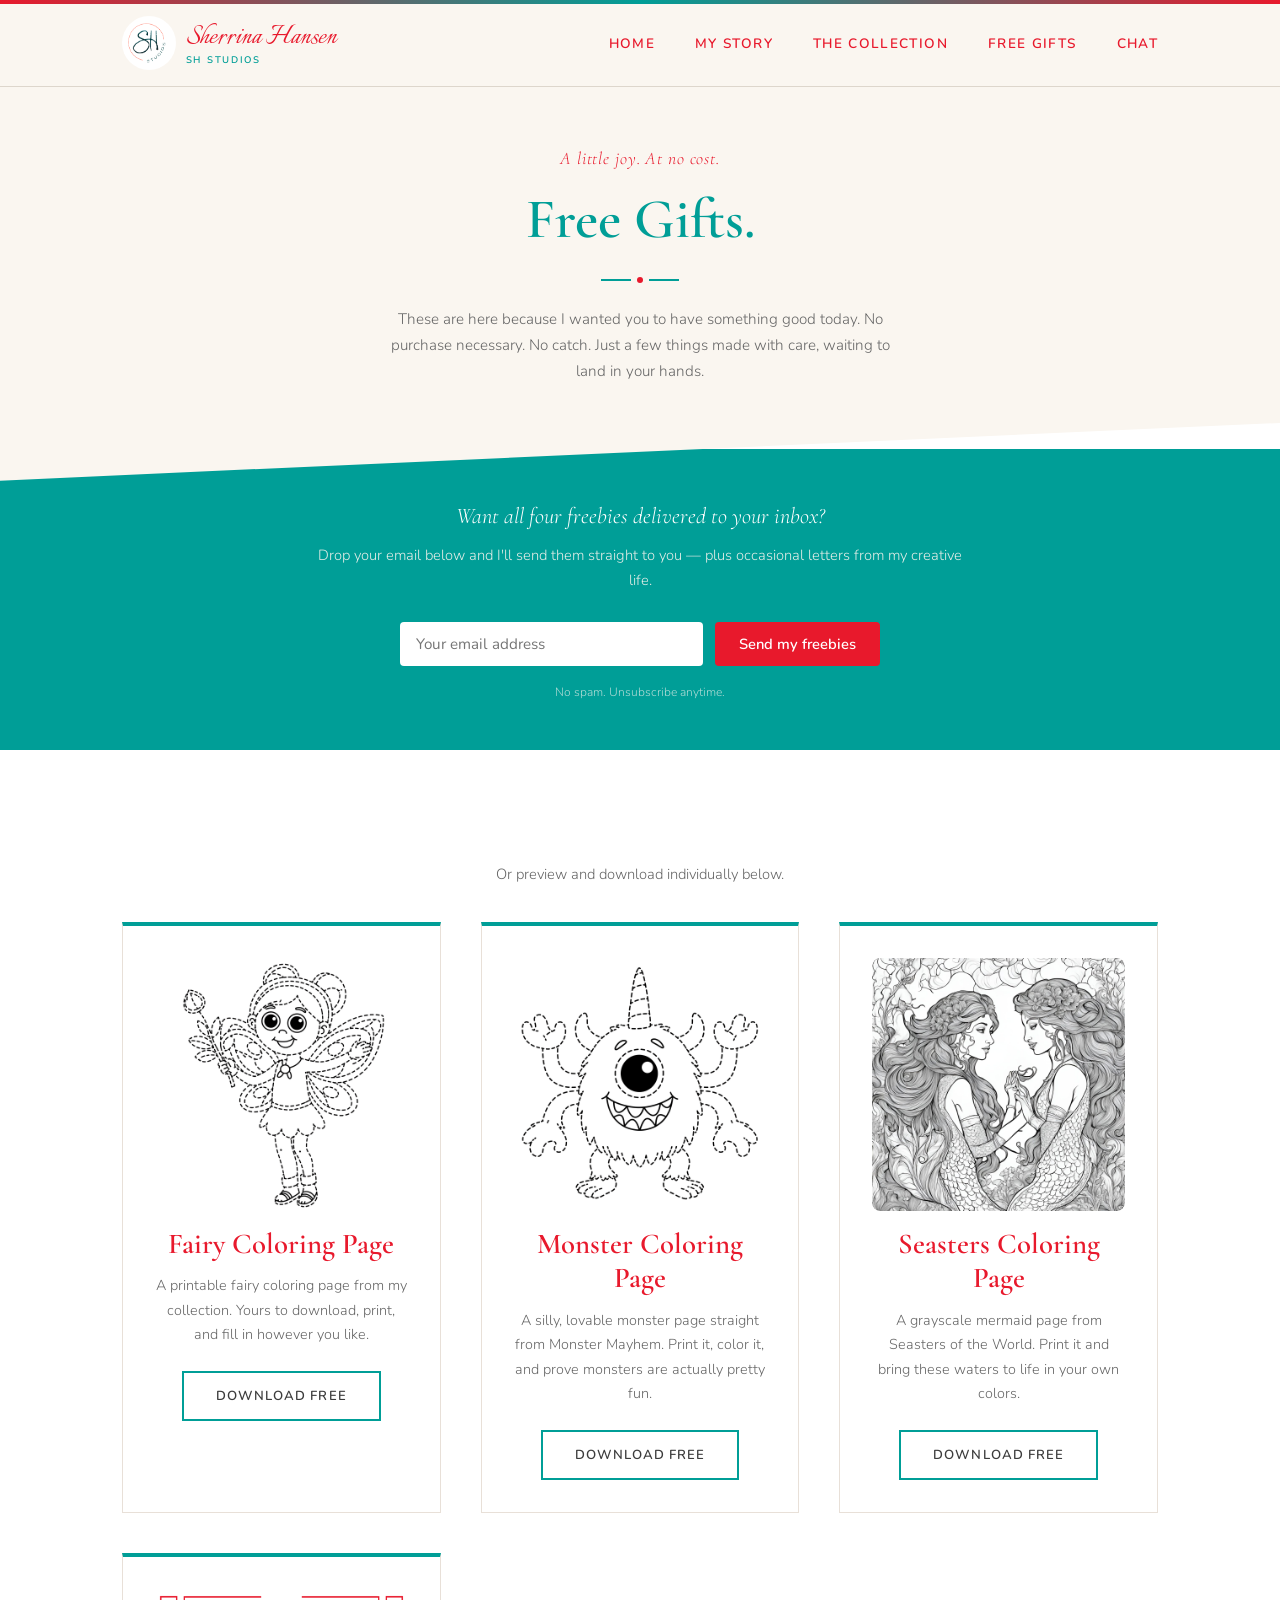
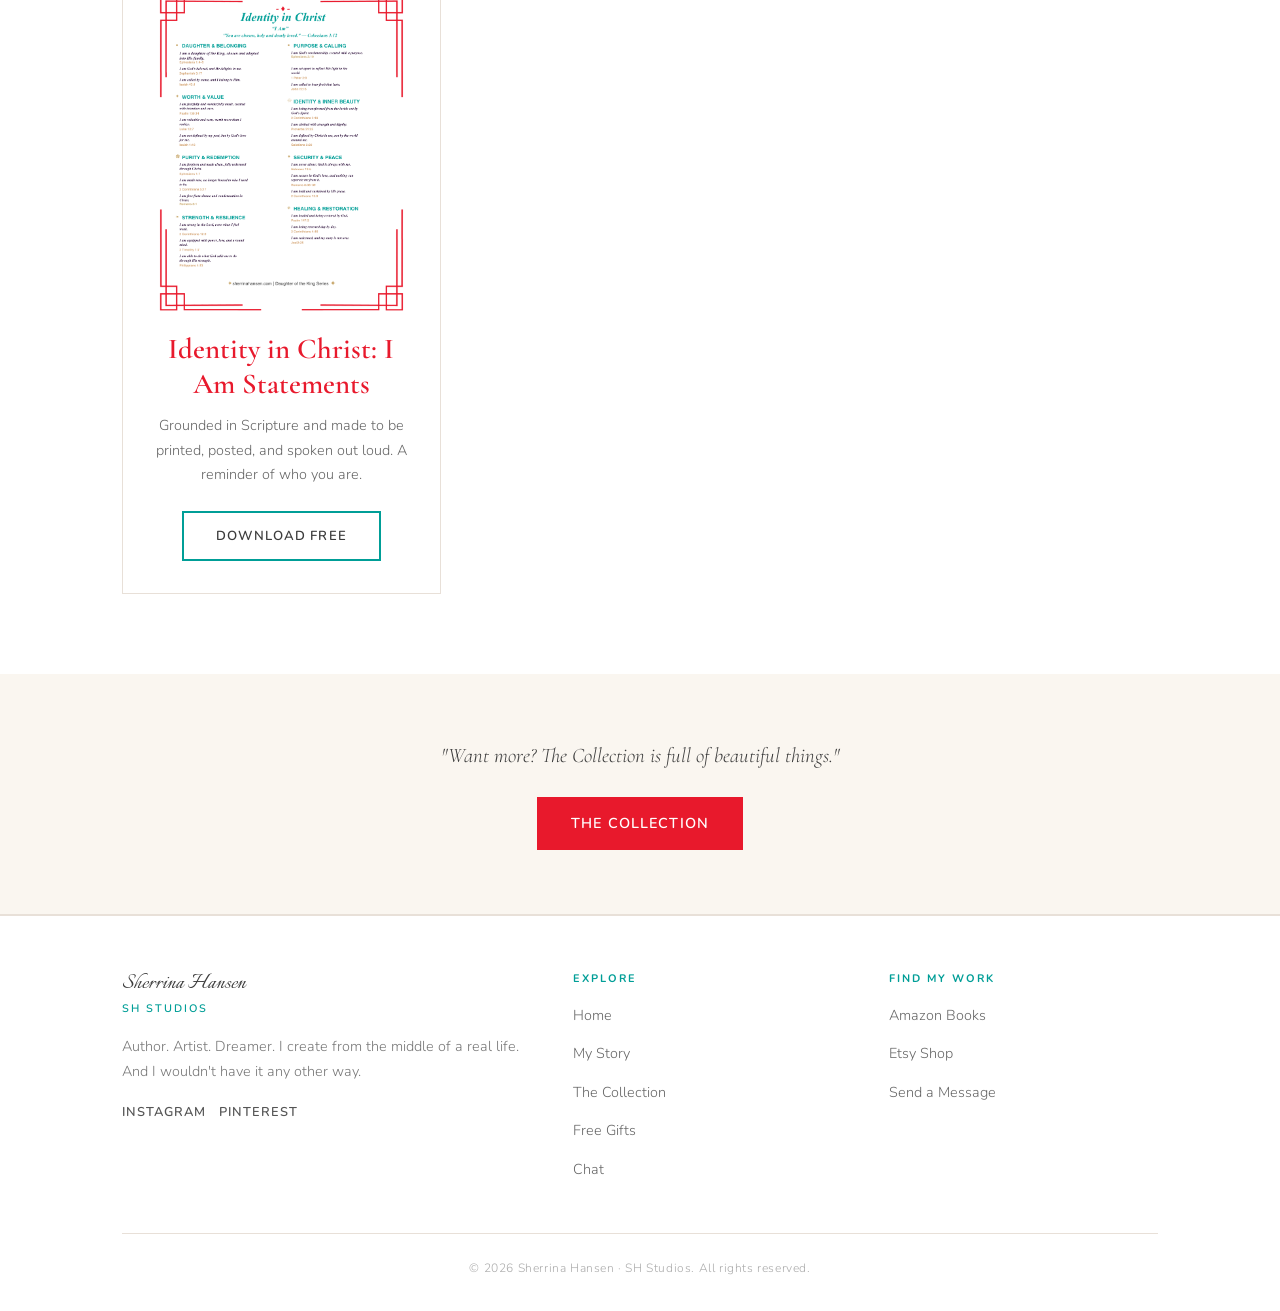
<file: free-gifts.html>
<!DOCTYPE html>
<html lang="en">
<head>
  <meta charset="UTF-8" />
  <meta name="viewport" content="width=device-width, initial-scale=1.0" />
  <title>Free Gifts — Sherrina Hansen</title>
  <meta name="description" content="Free printables, previews, and beautiful things from Sherrina Hansen. Yours, just because." />
  <link rel="stylesheet" href="style.css" />
</head>
<body>

  <!-- NAVIGATION -->
  <nav class="site-nav">
    <div class="site-nav__inner">
      <a href="index.html" class="site-nav__logo"><div class="site-nav__logo-circle"><img src="images/sh-logo.png" alt="SH Studios" class="site-nav__logo-img"></div><div class="site-nav__logo-text"><span class="site-nav__logo-name">Sherrina Hansen</span><span class="site-nav__logo-studio">SH Studios</span></div></a>
      <button class="nav-toggle" aria-label="Toggle menu" onclick="toggleNav()">
        <span></span>
        <span></span>
        <span></span>
      </button>
      <ul class="site-nav__links" id="nav-links">
        <li><a href="index.html">Home</a></li>
        <li><a href="my-story.html">My Story</a></li>
        <li><a href="collection.html">The Collection</a></li>
        <li><a href="free-gifts.html" class="active">Free Gifts</a></li>
        <li><a href="chat.html">Chat</a></li>
      </ul>
    </div>
  </nav>

  <!-- PAGE HEADER -->
  <div class="page-header bg-cream">
    <div class="container--narrow text-center">
      <p class="page-header__subtitle">A little joy. At no cost.</p>
      <h1>Free Gifts.</h1>
      <div class="divider"><span class="divider-dot"></span></div>
      <p style="max-width: 520px; margin: 0 auto; font-size: 0.95rem; color: #666;">These are here because I wanted you to have something good today. No purchase necessary. No catch. Just a few things made with care, waiting to land in your hands.</p>
    </div>
  </div>

  <!-- EMAIL CAPTURE SECTION -->
  <section style="background:#009E97; padding:3rem 0;">
    <div class="container--narrow text-center">
      <p style="font-family:'Cormorant Garamond',serif; font-style:italic; font-size:1.4rem; color:#FFFFFF; margin-bottom:0.5rem;">Want all four freebies delivered to your inbox?</p>
      <p style="color:#FAF6F0; font-size:0.92rem; margin-bottom:1.8rem; opacity:0.9;">Drop your email below and I'll send them straight to you — plus occasional letters from my creative life.</p>
      <form action="https://sirensspace.us9.list-manage.com/subscribe/post?u=52f42f46908bfc689ed0389b3&amp;id=0659267850&amp;f_id=0093d4e3f0" method="post" target="_blank" style="display:flex; gap:0.75rem; justify-content:center; flex-wrap:wrap; max-width:480px; margin:0 auto;">
        <input type="email" name="EMAIL" placeholder="Your email address" required
          style="flex:1; min-width:220px; padding:0.75rem 1rem; border:none; border-radius:4px; font-family:'Nunito',sans-serif; font-size:0.95rem; color:#3C3C3C;" />
        <div aria-hidden="true" style="position:absolute; left:-5000px;">
          <input type="text" name="b_52f42f46908bfc689ed0389b3_0659267850" tabindex="-1" value="">
        </div>
        <button type="submit" style="background:#E8192C; color:#fff; border:none; padding:0.75rem 1.5rem; border-radius:4px; font-family:'Nunito',sans-serif; font-weight:600; font-size:0.92rem; cursor:pointer; white-space:nowrap;">Send my freebies</button>
      </form>
      <p style="color:#FAF6F0; font-size:0.75rem; margin-top:1rem; opacity:0.7;">No spam. Unsubscribe anytime.</p>
    </div>
  </section>

  <!-- GIFTS GRID -->
  <section>
    <div class="container">
      <p style="text-align:center; font-size:0.92rem; color:#666; padding:2rem 0 1rem;">Or preview and download individually below.</p>
      <div class="gifts-grid">

        <!-- GIFT 1: Fairy Freebie -->
        <div class="gift-card">
          <div class="gift-card__icon" style="padding:0; overflow:hidden; border-radius:8px; margin-bottom:1rem;">
            <img src="images/Fairy%20Freebie.png" alt="Fairy Coloring Page" style="width:100%; display:block; border-radius:8px;" />
          </div>
          <h3>Fairy Coloring Page</h3>
          <p>A printable fairy coloring page from my collection. Yours to download, print, and fill in however you like.</p>
          <a href="images/Fairy%20Freebie.png" download class="btn btn--teal" style="font-size:0.82rem;">Download free</a>
        </div>

        <!-- GIFT 2: Monster Freebie -->
        <div class="gift-card">
          <div class="gift-card__icon" style="padding:0; overflow:hidden; border-radius:8px; margin-bottom:1rem;">
            <img src="images/Monster%20freebie.png" alt="Monster Coloring Page" style="width:100%; display:block; border-radius:8px;" />
          </div>
          <h3>Monster Coloring Page</h3>
          <p>A silly, lovable monster page straight from Monster Mayhem. Print it, color it, and prove monsters are actually pretty fun.</p>
          <a href="images/Monster%20freebie.png" download class="btn btn--teal" style="font-size:0.82rem;">Download free</a>
        </div>

        <!-- GIFT 3: Seasters Freebie -->
        <div class="gift-card">
          <div class="gift-card__icon" style="padding:0; overflow:hidden; border-radius:8px; margin-bottom:1rem;">
            <img src="images/Seasters%20Freebie.jpg" alt="Seasters Coloring Page" style="width:100%; display:block; border-radius:8px;" />
          </div>
          <h3>Seasters Coloring Page</h3>
          <p>A grayscale mermaid page from Seasters of the World. Print it and bring these waters to life in your own colors.</p>
          <a href="images/Seasters%20Freebie.jpg" download class="btn btn--teal" style="font-size:0.82rem;">Download free</a>
        </div>

        <!-- GIFT 4: Identity in Christ -->
        <div class="gift-card">
          <div class="gift-card__icon" style="padding:0; overflow:hidden; border-radius:8px; margin-bottom:1rem;">
            <img src="images/identity-in-christ-freebie.png" alt="Identity in Christ - I Am Statements" style="width:100%; display:block; border-radius:8px;" />
          </div>
          <h3>Identity in Christ: I Am Statements</h3>
          <p>Grounded in Scripture and made to be printed, posted, and spoken out loud. A reminder of who you are.</p>
          <a href="downloads/identity-in-christ-i-am-statements.pdf" download class="btn btn--teal" style="font-size:0.82rem;">Download free</a>
        </div>

      </div>
    </div>
  </section>

  <!-- FOOTER CTA -->
  <section class="bg-cream" style="padding: 4rem 0; text-align: center;">
    <div class="container--narrow">
      <p style="font-family:'Cormorant Garamond',serif; font-style:italic; font-size:1.3rem; margin-bottom:1.5rem;">"Want more? The Collection is full of beautiful things."</p>
      <a href="collection.html" class="btn btn--red">The Collection</a>
    </div>
  </section>

  <!-- FOOTER -->
  <footer class="site-footer">
    <div class="container">
      <div class="footer-inner">
        <div class="footer-brand">
          <span class="site-nav__logo-name">Sherrina Hansen</span>
          <span class="site-nav__logo-studio">SH Studios</span>
          <p>Author. Artist. Dreamer. I create from the middle of a real life. And I wouldn't have it any other way.</p>
          <div class="footer-social">
            <a href="https://www.instagram.com/sherrinahansen/" target="_blank" rel="noopener">Instagram</a>
            <a href="https://www.pinterest.com/sh_studios" target="_blank" rel="noopener">Pinterest</a>
          </div>
        </div>
        <div class="footer-col">
          <h4>Explore</h4>
          <ul>
            <li><a href="index.html">Home</a></li>
            <li><a href="my-story.html">My Story</a></li>
            <li><a href="collection.html">The Collection</a></li>
            <li><a href="free-gifts.html">Free Gifts</a></li>
            <li><a href="chat.html">Chat</a></li>
          </ul>
        </div>
        <div class="footer-col">
          <h4>Find My Work</h4>
          <ul>
            <li><a href="https://www.amazon.com/stores/author/B0DHF5XF2K/allbooks" target="_blank" rel="noopener">Amazon Books</a></li>
            <li><a href="https://www.etsy.com/shop/3RealmsbySHStudios" target="_blank" rel="noopener">Etsy Shop</a></li>
            <li><a href="chat.html">Send a Message</a></li>
          </ul>
        </div>
      </div>
      <div class="footer-bottom">
        <p>&copy; 2026 Sherrina Hansen &middot; SH Studios. All rights reserved.</p>
      </div>
    </div>
  </footer>

  <script>
    function toggleNav() {
      document.getElementById('nav-links').classList.toggle('is-open');
    }
  </script>

</body>
</html>
</file>
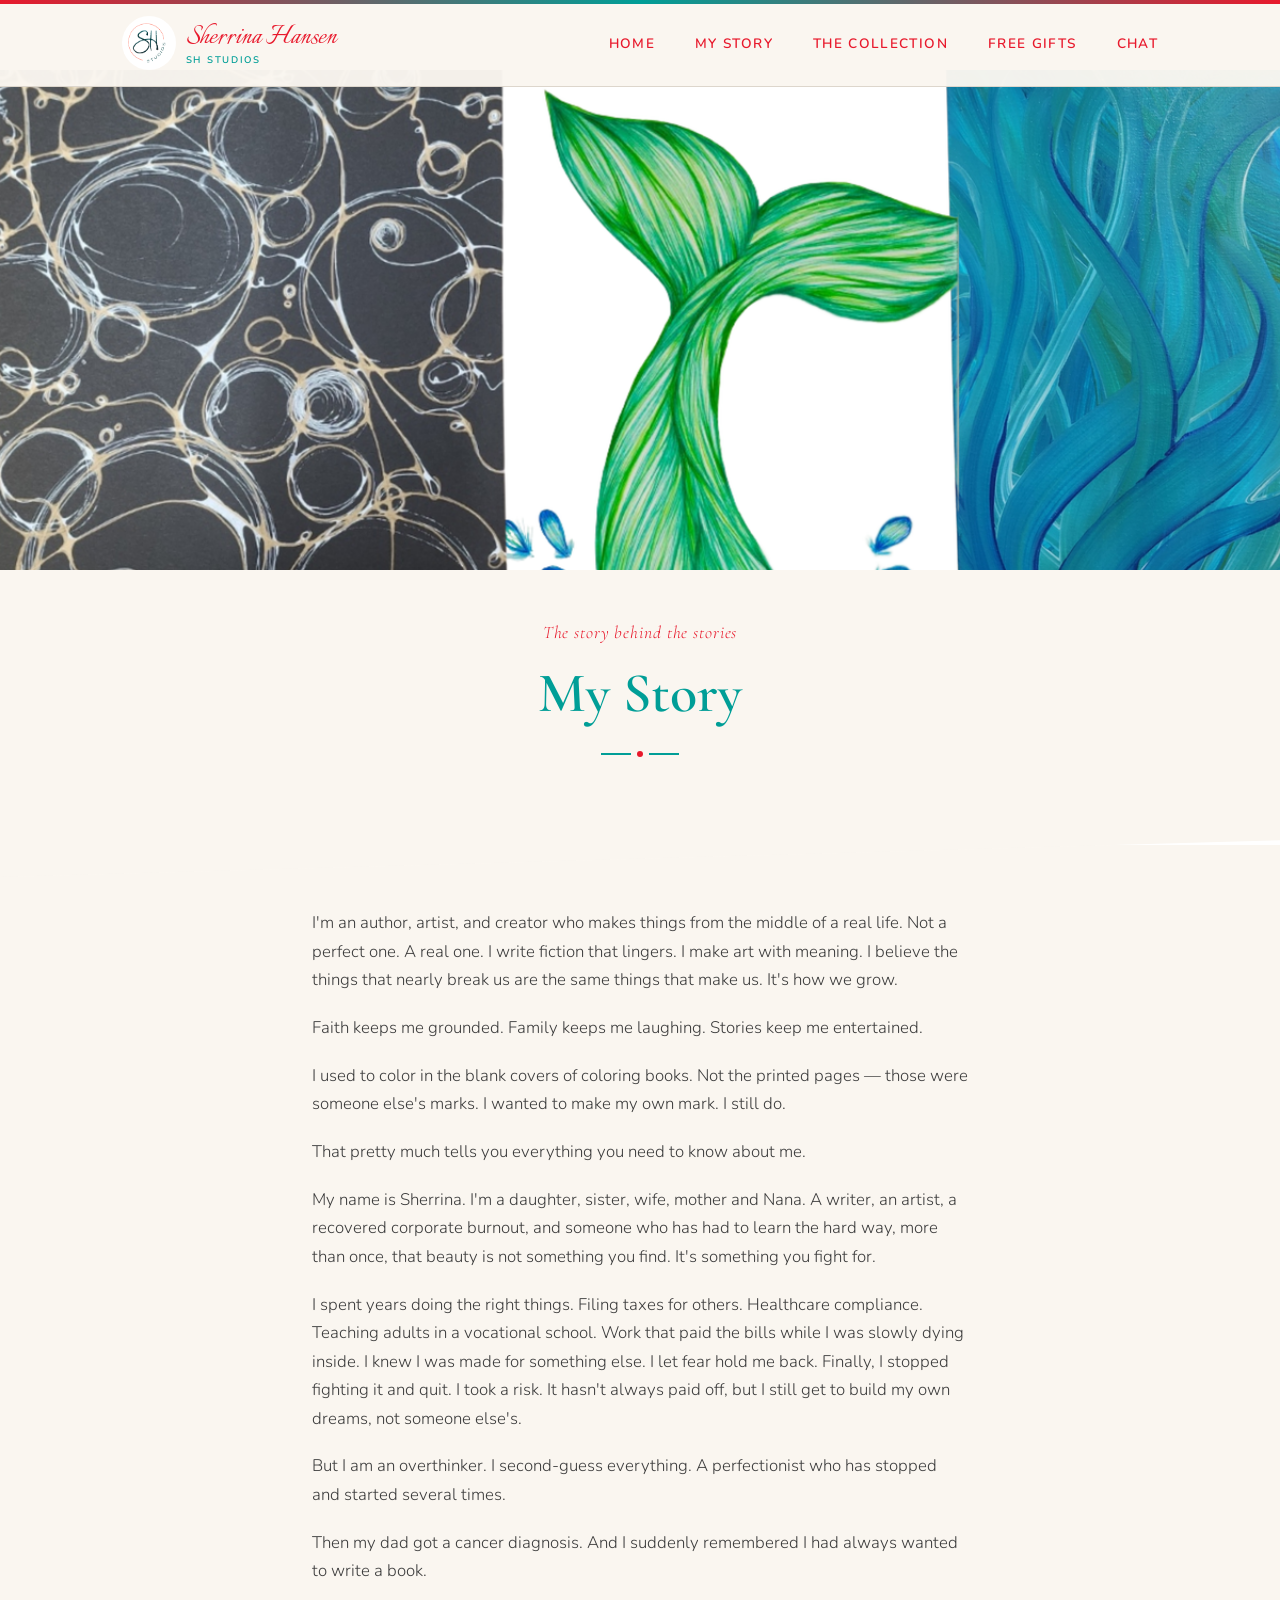
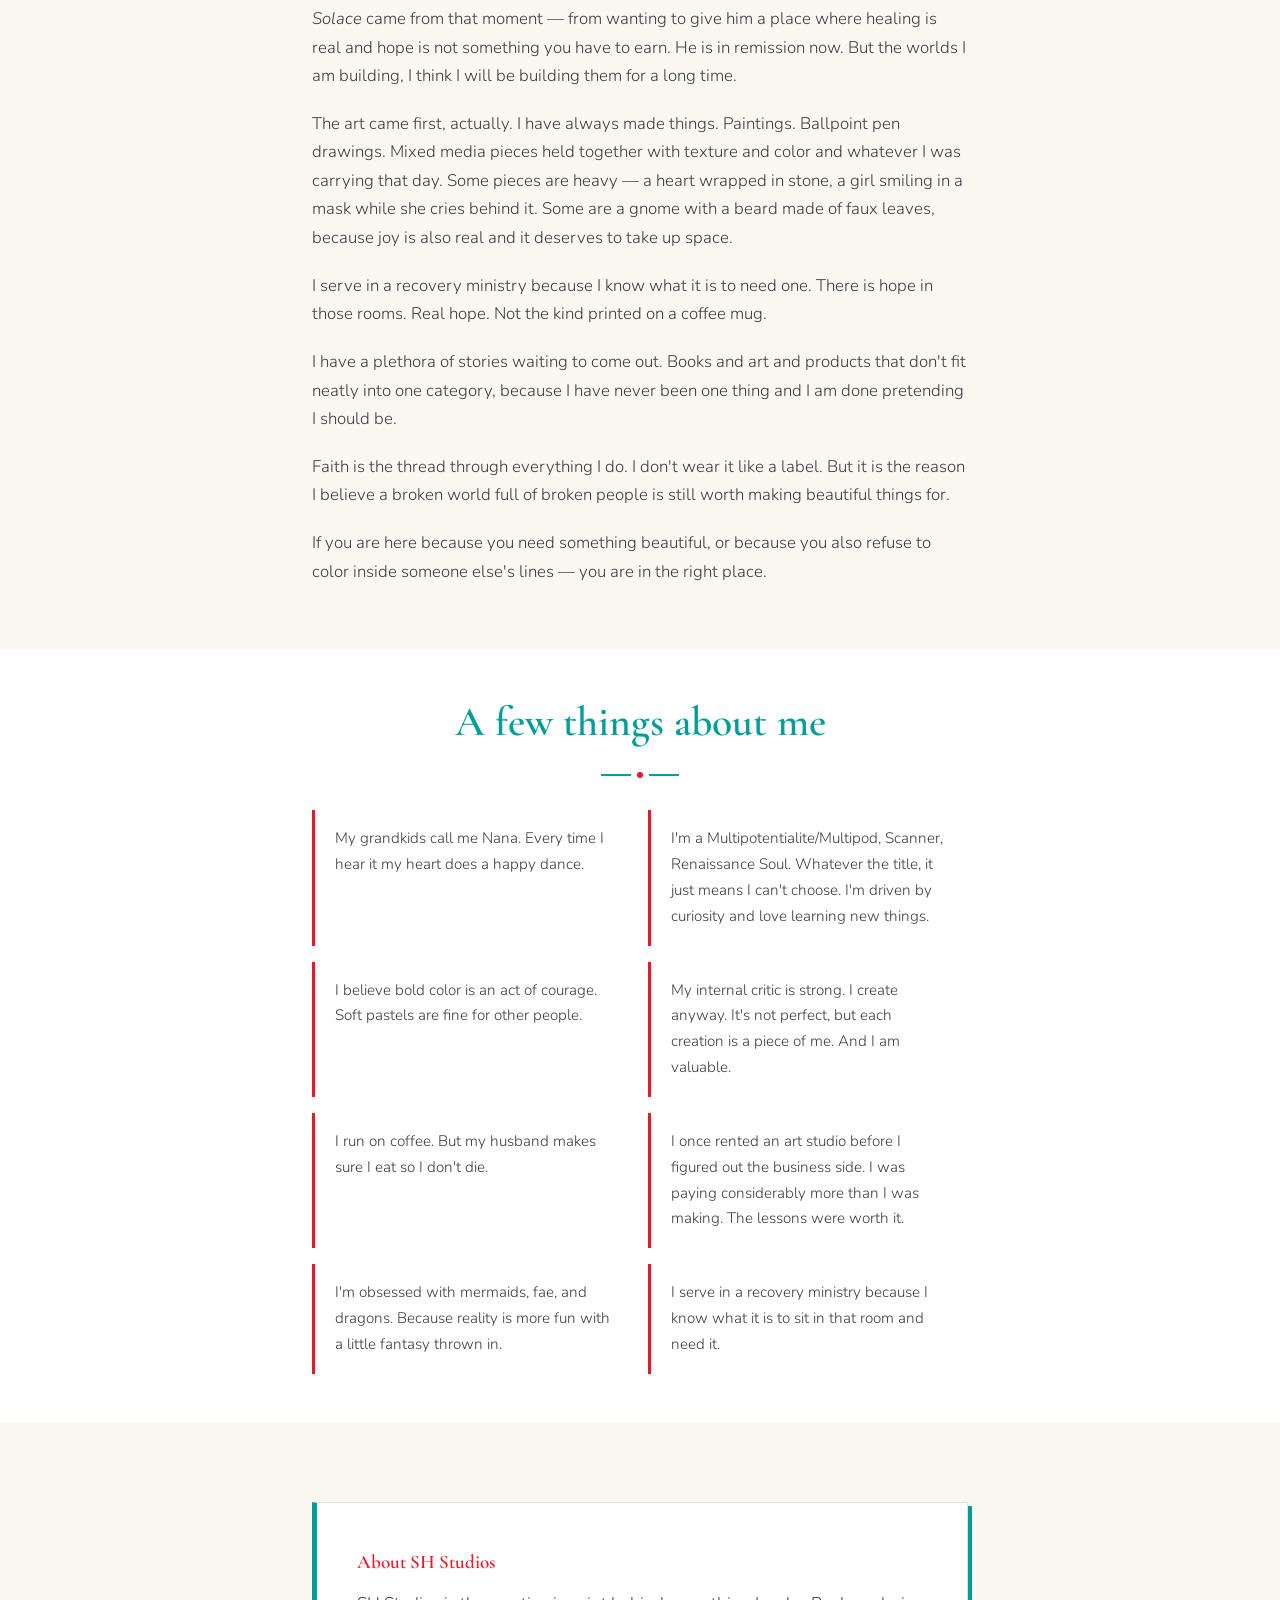
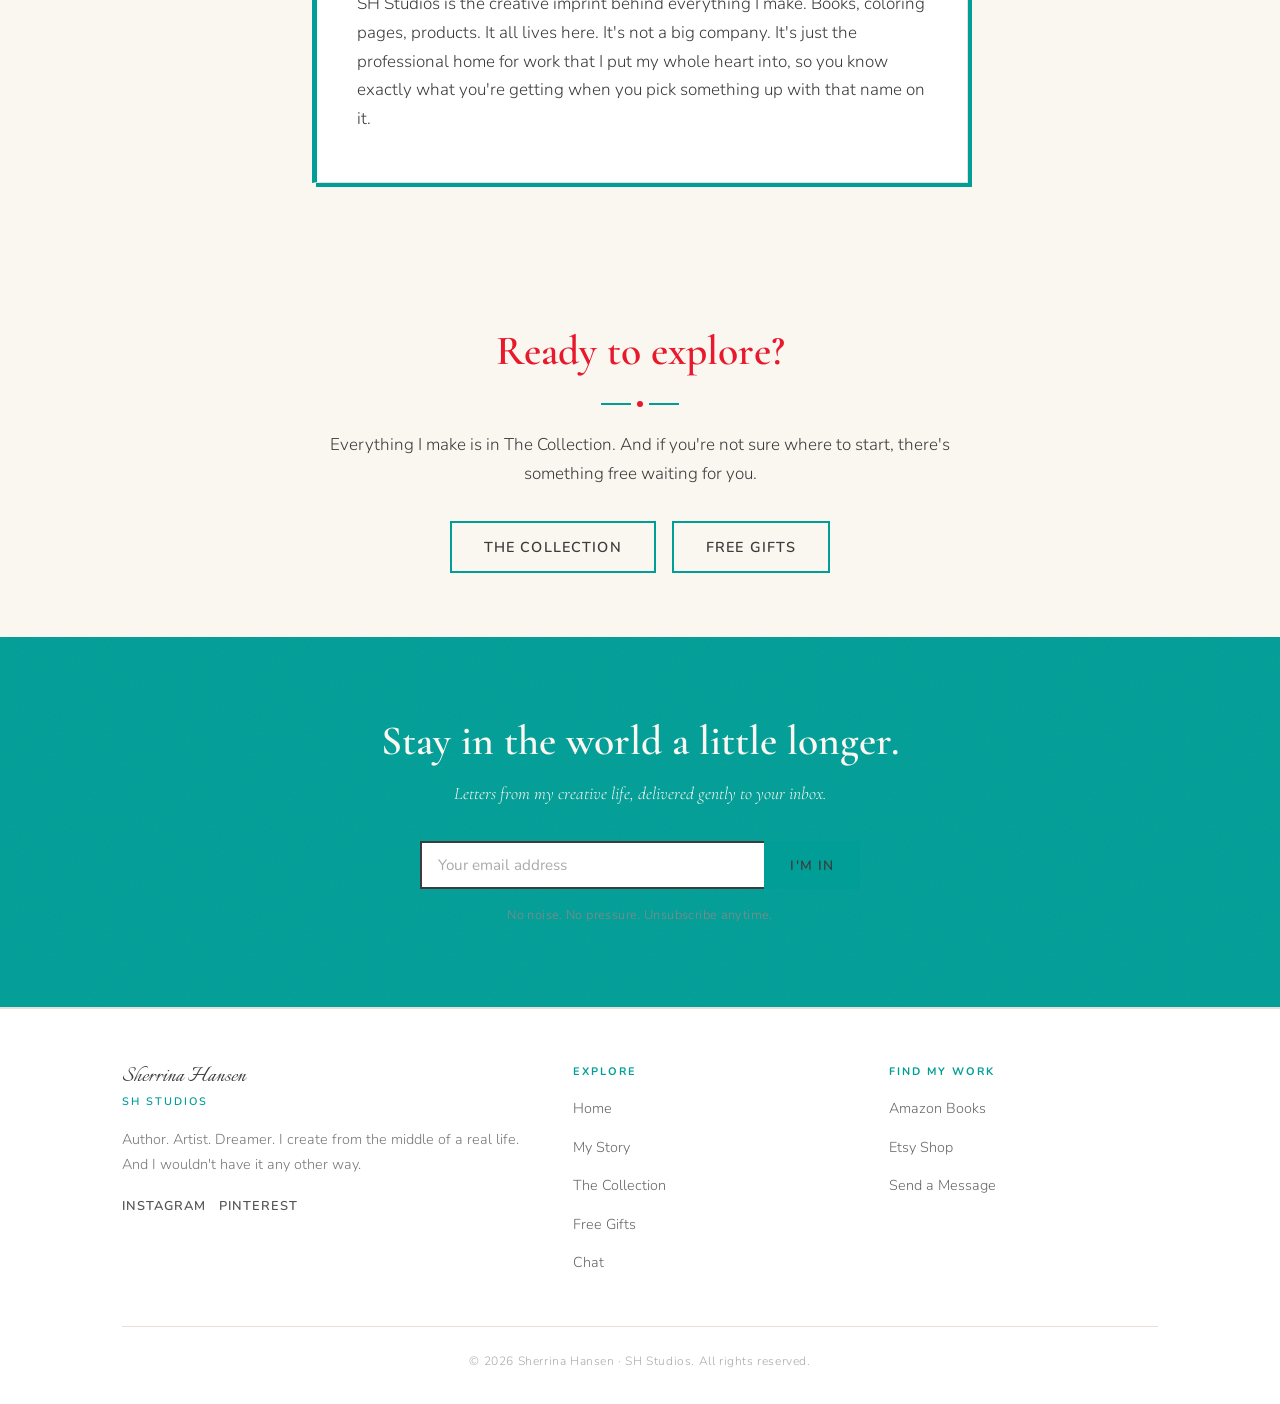
<file: my-story.html>
<!DOCTYPE html>
<html lang="en">
<head>
  <meta charset="UTF-8" />
  <meta name="viewport" content="width=device-width, initial-scale=1.0" />
  <title>My Story — Sherrina Hansen</title>
  <meta name="description" content="Meet Sherrina Hansen — author, artist, and creator of SH Studios. The story behind the stories." />
  <link rel="stylesheet" href="style.css" />
</head>
<body>

  <!-- NAVIGATION -->
  <nav class="site-nav">
    <div class="site-nav__inner">
      <a href="index.html" class="site-nav__logo"><div class="site-nav__logo-circle"><img src="images/sh-logo.png" alt="SH Studios" class="site-nav__logo-img"></div><div class="site-nav__logo-text"><span class="site-nav__logo-name">Sherrina Hansen</span><span class="site-nav__logo-studio">SH Studios</span></div></a>
      <button class="nav-toggle" aria-label="Toggle menu" onclick="toggleNav()">
        <span></span>
        <span></span>
        <span></span>
      </button>
      <ul class="site-nav__links" id="nav-links">
        <li><a href="index.html">Home</a></li>
        <li><a href="my-story.html" class="active">My Story</a></li>
        <li><a href="collection.html">The Collection</a></li>
        <li><a href="free-gifts.html">Free Gifts</a></li>
        <li><a href="chat.html">Chat</a></li>
      </ul>
    </div>
  </nav>

  <!-- AUTHOR PHOTO -->
  <!-- Replace author-photo.jpg with your actual author photo (warm, natural, not overly posed) -->
  <div style="margin-top: 70px;">
    <img src="images/My%20Story%20Header.png" alt="Sherrina Hansen" class="story-photo" onerror="this.style.background='#e8e0d8'; this.style.minHeight='300px';" />
  </div>

  <!-- PAGE HEADER -->
  <div class="page-header bg-cream" style="padding-top: 3rem;">
    <div class="container--narrow text-center">
      <p class="page-header__subtitle">The story behind the stories</p>
      <h1>My Story</h1>
      <div class="divider"><span class="divider-dot"></span></div>
    </div>
  </div>

  <!-- THE STORY -->
  <section class="story-body bg-cream">
    <div class="container--narrow">
      <p>I'm an author, artist, and creator who makes things from the middle of a real life. Not a perfect one. A real one. I write fiction that lingers. I make art with meaning. I believe the things that nearly break us are the same things that make us. It's how we grow.</p>

      <p>Faith keeps me grounded. Family keeps me laughing. Stories keep me entertained.</p>

      <p>I used to color in the blank covers of coloring books. Not the printed pages — those were someone else's marks. I wanted to make my own mark. I still do.</p>

      <p>That pretty much tells you everything you need to know about me.</p>

      <p>My name is Sherrina. I'm a daughter, sister, wife, mother and Nana. A writer, an artist, a recovered corporate burnout, and someone who has had to learn the hard way, more than once, that beauty is not something you find. It's something you fight for.</p>

      <p>I spent years doing the right things. Filing taxes for others. Healthcare compliance. Teaching adults in a vocational school. Work that paid the bills while I was slowly dying inside. I knew I was made for something else. I let fear hold me back. Finally, I stopped fighting it and quit. I took a risk. It hasn't always paid off, but I still get to build my own dreams, not someone else's.</p>

      <p>But I am an overthinker. I second-guess everything. A perfectionist who has stopped and started several times.</p>

      <p>Then my dad got a cancer diagnosis. And I suddenly remembered I had always wanted to write a book.</p>

      <p><em>Solace</em> came from that moment — from wanting to give him a place where healing is real and hope is not something you have to earn. He is in remission now. But the worlds I am building, I think I will be building them for a long time.</p>

      <p>The art came first, actually. I have always made things. Paintings. Ballpoint pen drawings. Mixed media pieces held together with texture and color and whatever I was carrying that day. Some pieces are heavy — a heart wrapped in stone, a girl smiling in a mask while she cries behind it. Some are a gnome with a beard made of faux leaves, because joy is also real and it deserves to take up space.</p>

      <p>I serve in a recovery ministry because I know what it is to need one. There is hope in those rooms. Real hope. Not the kind printed on a coffee mug.</p>

      <p>I have a plethora of stories waiting to come out. Books and art and products that don't fit neatly into one category, because I have never been one thing and I am done pretending I should be.</p>

      <p>Faith is the thread through everything I do. I don't wear it like a label. But it is the reason I believe a broken world full of broken people is still worth making beautiful things for.</p>

      <p>If you are here because you need something beautiful, or because you also refuse to color inside someone else's lines — you are in the right place.</p>
    </div>
  </section>

  <!-- QUICK FACTS -->
  <section class="story-facts" style="background-color: #FFFFFF;">
    <div class="container--narrow">
      <h2 style="margin-bottom: 1.5rem; text-align: center;">A few things about me</h2>
      <div class="divider"><span class="divider-dot"></span></div>
      <ul style="margin-top: 2rem;">
        <li>My grandkids call me Nana. Every time I hear it my heart does a happy dance.</li>
        <li>I'm a Multipotentialite/Multipod, Scanner, Renaissance Soul. Whatever the title, it just means I can't choose. I'm driven by curiosity and love learning new things.</li>
        <li>I believe bold color is an act of courage. Soft pastels are fine for other people.</li>
        <li>My internal critic is strong. I create anyway. It's not perfect, but each creation is a piece of me. And I am valuable.</li>
        <li>I run on coffee. But my husband makes sure I eat so I don't die.</li>
        <li>I once rented an art studio before I figured out the business side. I was paying considerably more than I was making. The lessons were worth it.</li>
        <li>I'm obsessed with mermaids, fae, and dragons. Because reality is more fun with a little fantasy thrown in.</li>
        <li>I serve in a recovery ministry because I know what it is to sit in that room and need it.</li>
      </ul>
    </div>
  </section>

  <!-- SH STUDIOS NOTE -->
  <section style="padding: 3rem 0; background-color: #FAF6F0;">
    <div class="container--narrow">
      <div class="sh-studios-note">
        <h3>About SH Studios</h3>
        <p>SH Studios is the creative imprint behind everything I make. Books, coloring pages, products. It all lives here. It's not a big company. It's just the professional home for work that I put my whole heart into, so you know exactly what you're getting when you pick something up with that name on it.</p>
      </div>
    </div>
  </section>

  <!-- CALLS TO ACTION -->
  <section class="bg-cream" style="padding: 4rem 0; text-align: center;">
    <div class="container--narrow">
      <h2 style="margin-bottom: 0.75rem; color: #E8192C;">Ready to explore?</h2>
      <div class="divider"><span class="divider-dot"></span></div>
      <p style="margin-bottom: 2rem;">Everything I make is in The Collection. And if you're not sure where to start, there's something free waiting for you.</p>
      <div style="display: flex; gap: 1rem; justify-content: center; flex-wrap: wrap;">
        <a href="collection.html" class="btn">The Collection</a>
        <a href="free-gifts.html" class="btn btn--teal">Free Gifts</a>
      </div>
    </div>
  </section>

  <!-- EMAIL SIGNUP -->
  <section class="email-signup bg-teal">
    <div class="container--narrow text-center">
      <h2>Stay in the world a little longer.</h2>
      <p class="subline">Letters from my creative life, delivered gently to your inbox.</p>
      <form class="email-form" action="https://sirensspace.us9.list-manage.com/subscribe/post?u=52f42f46908bfc689ed0389b3&amp;id=0659267850&amp;f_id=0093d4e3f0" method="post" target="_blank">
        <input type="email" name="EMAIL" placeholder="Your email address" required />
        <div aria-hidden="true" style="position:absolute; left:-5000px;"><input type="text" name="b_52f42f46908bfc689ed0389b3_0659267850" tabindex="-1" value=""></div>
        <button type="submit">I'm in</button>
      </form>
      <p class="promise">No noise. No pressure. Unsubscribe anytime.</p>
    </div>
  </section>

  <!-- FOOTER -->
  <footer class="site-footer">
    <div class="container">
      <div class="footer-inner">
        <div class="footer-brand">
          <span class="site-nav__logo-name">Sherrina Hansen</span>
          <span class="site-nav__logo-studio">SH Studios</span>
          <p>Author. Artist. Dreamer. I create from the middle of a real life. And I wouldn't have it any other way.</p>
          <div class="footer-social">
            <a href="https://www.instagram.com/sherrinahansen/" target="_blank" rel="noopener">Instagram</a>
            <a href="https://www.pinterest.com/sh_studios" target="_blank" rel="noopener">Pinterest</a>
          </div>
        </div>
        <div class="footer-col">
          <h4>Explore</h4>
          <ul>
            <li><a href="index.html">Home</a></li>
            <li><a href="my-story.html">My Story</a></li>
            <li><a href="collection.html">The Collection</a></li>
            <li><a href="free-gifts.html">Free Gifts</a></li>
            <li><a href="chat.html">Chat</a></li>
          </ul>
        </div>
        <div class="footer-col">
          <h4>Find My Work</h4>
          <ul>
            <li><a href="https://www.amazon.com/stores/author/B0DHF5XF2K/allbooks" target="_blank" rel="noopener">Amazon Books</a></li>
            <li><a href="https://www.etsy.com/shop/3RealmsbySHStudios" target="_blank" rel="noopener">Etsy Shop</a></li>
            <li><a href="chat.html">Send a Message</a></li>
          </ul>
        </div>
      </div>
      <div class="footer-bottom">
        <p>&copy; 2026 Sherrina Hansen &middot; SH Studios. All rights reserved.</p>
      </div>
    </div>
  </footer>

  <script>
    function toggleNav() {
      document.getElementById('nav-links').classList.toggle('is-open');
    }
  </script>

</body>
</html>
</file>
<file: style.css>
/* ============================================
   SHERRINA HANSEN — sherrinahansen.com
   Brand Colors:
     Deep Teal:    #009E97
     Deep Coral:   #E8192C
     Charcoal:     #3C3C3C
     Cream:        #FAF6F0
     White:        #FFFFFF
   ============================================ */

/* --- Google Fonts --- */
@import url('https://fonts.googleapis.com/css2?family=Italianno&family=Cormorant+Garamond:ital,wght@0,400;0,600;1,400;1,600&family=Nunito:wght@300;400;600&display=swap');

/* --- Reset & Base --- */
*, *::before, *::after {
  box-sizing: border-box;
  margin: 0;
  padding: 0;
}

html {
  scroll-behavior: smooth;
}

/* Top accent bar — red stripe across very top of every page */
body::before {
  content: '';
  display: block;
  position: fixed;
  top: 0;
  left: 0;
  right: 0;
  height: 4px;
  background: linear-gradient(90deg, #E8192C 0%, #009E97 50%, #E8192C 100%);
  z-index: 9999;
}

body {
  font-family: 'Nunito', sans-serif;
  font-weight: 300;
  color: #3C3C3C;
  background-color: #FFFFFF;
  line-height: 1.7;
  font-size: 17px;
}

img {
  max-width: 100%;
  display: block;
}

a {
  color: inherit;
  text-decoration: none;
}

/* --- Typography --- */
h1, h2, h3, h4 {
  font-family: 'Cormorant Garamond', serif;
  font-weight: 600;
  line-height: 1.2;
}

h1, h2 { color: #009E97; }
h3, h4 { color: #E8192C; }

h1 { font-size: clamp(2.2rem, 5vw, 3.5rem); }
h2 { font-size: clamp(1.8rem, 3.5vw, 2.6rem); }
h3 { font-size: clamp(1.3rem, 2.5vw, 1.8rem); }

.script {
  font-family: 'Cormorant Garamond', serif;
  font-style: italic;
  font-weight: 400;
}

p {
  margin-bottom: 1.2rem;
}

p:last-child {
  margin-bottom: 0;
}

/* --- Layout --- */
.container {
  max-width: 1100px;
  margin: 0 auto;
  padding: 0 2rem;
}

.container--narrow {
  max-width: 720px;
  margin: 0 auto;
  padding: 0 2rem;
}

section {
  padding: 5rem 0;
}

/* --- Colors / Backgrounds --- */
.bg-cream    { background-color: #FAF6F0; }
.bg-teal     { background-color: #009E97; }
.bg-red      { background-color: #E8192C; color: #FAF6F0; }
.bg-charcoal { background-color: #3C3C3C; color: #FAF6F0; }
.text-teal   { color: #009E97; }
.text-red    { color: #E8192C; }
.text-cream  { color: #FAF6F0; }
.text-center { text-align: center; }

/* Text overrides inside colored backgrounds */
.bg-teal h1, .bg-teal h2, .bg-teal h3, .bg-teal h4 { color: #FAF6F0; }
.bg-teal p, .bg-teal a { color: #FAF6F0; }
.bg-red h1, .bg-red h2, .bg-red h3, .bg-red h4 { color: #FAF6F0; }
.bg-red p { color: #FAF6F0; }
.bg-charcoal h1, .bg-charcoal h2, .bg-charcoal h3, .bg-charcoal h4 { color: #FAF6F0; }
.bg-charcoal p { color: #FAF6F0; }

/* --- Divider --- */
.divider {
  display: flex;
  align-items: center;
  justify-content: center;
  gap: 6px;
  margin: 1.5rem auto;
  width: fit-content;
}

.divider::before,
.divider::after {
  content: '';
  display: block;
  width: 30px;
  height: 2px;
  background-color: #E8192C;
}

.divider::before { background-color: #009E97; }
.divider::after  { background-color: #009E97; }

.divider-dot {
  width: 6px;
  height: 6px;
  border-radius: 50%;
  background-color: #E8192C;
  display: inline-block;
}

/* --- Buttons --- */
.btn {
  display: inline-block;
  padding: 0.75rem 2rem;
  border: 2px solid #009E97;
  font-family: 'Nunito', sans-serif;
  font-size: 0.9rem;
  font-weight: 600;
  letter-spacing: 0.08em;
  text-transform: uppercase;
  cursor: pointer;
  transition: background-color 0.2s ease, color 0.2s ease, border-color 0.2s ease;
  background: transparent;
  color: #3C3C3C;
}

.btn:hover {
  background-color: #009E97;
  color: #3C3C3C;
}

.btn--teal {
  border-color: #009E97;
  color: #3C3C3C;
}

.btn--teal:hover {
  background-color: #009E97;
  color: #3C3C3C;
}

.btn--charcoal {
  border-color: #3C3C3C;
  color: #3C3C3C;
}

.btn--charcoal:hover {
  background-color: #3C3C3C;
  color: #FAF6F0;
}

.btn--cream {
  border-color: #FAF6F0;
  color: #FAF6F0;
}

.btn--cream:hover {
  background-color: #FAF6F0;
  color: #3C3C3C;
}

.btn--red {
  border-color: #E8192C;
  background-color: #E8192C;
  color: #FFFFFF;
}

.btn--red:hover {
  background-color: #c41020;
  border-color: #c41020;
  color: #FFFFFF;
}

/* --- Navigation --- */
.site-nav {
  position: fixed;
  top: 0;
  left: 0;
  right: 0;
  z-index: 100;
  background-color: rgba(250, 246, 240, 0.97);
  border-bottom: 1px solid #ddd6cc;
  padding: 1rem 0;
}

.site-nav__inner {
  display: flex;
  align-items: center;
  justify-content: space-between;
  max-width: 1100px;
  margin: 0 auto;
  padding: 0 2rem;
}

.site-nav__logo {
  display: flex;
  align-items: center;
  gap: 0.6rem;
  text-decoration: none;
}

.site-nav__logo-circle {
  width: 54px;
  height: 54px;
  border-radius: 50%;
  overflow: hidden;
  flex-shrink: 0;
  background: #FFFFFF;
  transition: transform 0.25s ease;
}

.site-nav__logo:hover .site-nav__logo-circle {
  transform: rotate(-6deg);
}

.site-nav__logo-img {
  /* Fit the entire logo inside the circle container */
  width: 82%;
  height: 82%;
  margin: 9%;
  object-fit: contain;
  object-position: center;
  display: block;
}

/* Fallback badge if logo image not yet added */
.site-nav__logo-badge {
  width: 44px;
  height: 44px;
  border-radius: 50%;
  background: #E8192C;
  display: flex;
  align-items: center;
  justify-content: center;
  font-family: 'Cormorant Garamond', serif;
  font-weight: 600;
  font-size: 1rem;
  color: #FAF6F0;
  flex-shrink: 0;
  transition: transform 0.25s ease;
}

.site-nav__logo:hover .site-nav__logo-badge {
  transform: rotate(-6deg);
}

.site-nav__logo-text {
  display: flex;
  flex-direction: column;
  line-height: 1;
}

.site-nav__logo-name {
  font-family: 'Italianno', cursive;
  font-weight: 400;
  font-size: 2rem;
  color: #E8192C;
  line-height: 1;
}

.site-nav__logo-studio {
  font-family: 'Nunito', sans-serif;
  font-size: 0.6rem;
  font-weight: 600;
  letter-spacing: 0.18em;
  text-transform: uppercase;
  color: #009E97;
  margin-top: 0.1rem;
}

.site-nav__links {
  display: flex;
  gap: 2.5rem;
  list-style: none;
}

.site-nav__links a {
  font-size: 0.85rem;
  font-weight: 600;
  letter-spacing: 0.1em;
  text-transform: uppercase;
  color: #E8192C;
  transition: color 0.2s ease;
}

.site-nav__links a:hover {
  color: #c41020;
}

.site-nav__links a.active {
  color: #E8192C;
}

/* Mobile nav toggle */
.nav-toggle {
  display: none;
  background: none;
  border: none;
  cursor: pointer;
  padding: 0.25rem;
}

.nav-toggle span {
  display: block;
  width: 24px;
  height: 2px;
  background-color: #3C3C3C;
  margin: 5px 0;
  transition: 0.3s;
}

/* --- Page Header (inner pages) --- */
.page-header {
  padding: 9rem 0 6rem;
  text-align: center;
  background-color: #FAF6F0;
  clip-path: polygon(0 0, 100% 0, 100% 88%, 0 100%);
  margin-bottom: -2rem;
}

.page-header__subtitle {
  font-family: 'Cormorant Garamond', serif;
  font-style: italic;
  font-size: 1.1rem;
  color: #E8192C;
  margin-bottom: 0.75rem;
  letter-spacing: 0.05em;
}

/* --- Hero (Home) --- */
.hero {
  min-height: 100vh;
  display: flex;
  align-items: center;
  justify-content: center;
  text-align: center;
  position: relative;
  overflow: hidden;
  background:
    radial-gradient(ellipse at 15% 60%, rgba(232,25,44,0.25) 0%, transparent 55%),
    radial-gradient(ellipse at 85% 20%, rgba(250,246,240,0.2) 0%, transparent 50%),
    linear-gradient(to bottom, #002E2B 0%, #006962 35%, #009E97 68%, #81D8D0 100%);
  clip-path: polygon(0 0, 100% 0, 100% 93%, 0 100%);
  padding-bottom: 8rem;
}

/* Grain texture overlay on hero */
.hero::after {
  content: '';
  position: absolute;
  inset: 0;
  background-image: url("data:image/svg+xml,%3Csvg viewBox='0 0 256 256' xmlns='http://www.w3.org/2000/svg'%3E%3Cfilter id='noise'%3E%3CfeTurbulence type='fractalNoise' baseFrequency='0.9' numOctaves='4' stitchTiles='stitch'/%3E%3CfeColorMatrix type='saturate' values='0'/%3E%3C/filter%3E%3Crect width='100%25' height='100%25' filter='url(%23noise)' opacity='0.06'/%3E%3C/svg%3E");
  background-size: 200px 200px;
  pointer-events: none;
  z-index: 1;
}

.hero__bg {
  position: absolute;
  inset: 0;
  background-image: url('images/hero.jpg');
  background-size: cover;
  background-position: center;
  opacity: 0.45;
  z-index: 0;
}

.hero__content {
  position: relative;
  z-index: 2;
  padding: 2rem;
  color: #FAF6F0;
}

.hero__eyebrow {
  font-family: 'Nunito', sans-serif;
  font-size: 0.78rem;
  font-weight: 600;
  letter-spacing: 0.22em;
  text-transform: uppercase;
  color: rgba(250,246,240,0.75);
  margin-bottom: 1.2rem;
  display: block;
}

.hero__tagline {
  font-family: 'Cormorant Garamond', serif;
  font-style: italic;
  font-size: clamp(3.5rem, 10vw, 7.5rem);
  font-weight: 400;
  color: #F2A541;
  margin-bottom: 1.25rem;
  line-height: 1.05;
  text-shadow: 0 2px 20px rgba(0,0,0,0.15);
  letter-spacing: -0.01em;
}

.hero__subline {
  font-size: 1.05rem;
  font-weight: 300;
  letter-spacing: 0.12em;
  text-transform: uppercase;
  color: #FAF6F0;
  margin-bottom: 2.5rem;
  text-shadow: 0 1px 6px rgba(60,60,60,0.15);
}

/* --- Welcome Section --- */
.welcome {
  text-align: center;
  position: relative;
  margin-top: -4rem;
  clip-path: polygon(0 5%, 100% 0, 100% 95%, 0 100%);
  padding-top: 7rem;
  padding-bottom: 7rem;
}

/* Grain texture on teal backgrounds */
.bg-teal {
  position: relative;
}
.bg-teal::after {
  content: '';
  position: absolute;
  inset: 0;
  background-image: url("data:image/svg+xml,%3Csvg viewBox='0 0 256 256' xmlns='http://www.w3.org/2000/svg'%3E%3Cfilter id='noise'%3E%3CfeTurbulence type='fractalNoise' baseFrequency='0.9' numOctaves='4' stitchTiles='stitch'/%3E%3CfeColorMatrix type='saturate' values='0'/%3E%3C/filter%3E%3Crect width='100%25' height='100%25' filter='url(%23noise)' opacity='0.05'/%3E%3C/svg%3E");
  background-size: 200px 200px;
  pointer-events: none;
  z-index: 0;
}
.bg-teal > * { position: relative; z-index: 1; }

.welcome p {
  font-size: 1.15rem;
  max-width: 600px;
  margin-left: auto;
  margin-right: auto;
}

/* --- Three Doors (replaces tiles) --- */
.three-doors {
  display: grid;
  grid-template-columns: repeat(3, 1fr);
  gap: 2rem;
  max-width: 1100px;
  margin: 0 auto;
  padding: 0 2rem;
}

.door {
  position: relative;
  padding: 4rem 2rem;
  text-align: center;
  overflow: hidden;
  display: flex;
  flex-direction: column;
  align-items: center;
  gap: 1rem;
  transition: transform 0.3s ease, box-shadow 0.3s ease;
  text-decoration: none;
  border-radius: 4px;
  box-shadow: 0 8px 32px rgba(60,60,60,0.16);
}

.door:hover {
  transform: translateY(-5px);
  box-shadow: 0 16px 48px rgba(60,60,60,0.22);
}

.door--teal  { background: linear-gradient(145deg, #006962, #009E97); }
.door--red   { background: linear-gradient(145deg, #c41020, #E8192C); }
.door--amber { background: linear-gradient(145deg, #D4892A, #F2A541); }

.door__icon {
  font-size: 2.8rem;
  display: block;
}

.door__label {
  font-family: 'Nunito', sans-serif;
  font-size: 0.68rem;
  font-weight: 600;
  letter-spacing: 0.18em;
  text-transform: uppercase;
  color: rgba(255,255,255,0.7);
}

.door--amber .door__label { color: rgba(255,255,255,0.75); }

.door h3 {
  font-family: 'Cormorant Garamond', serif;
  font-size: clamp(1.8rem, 3vw, 2.5rem);
  font-weight: 600;
  color: #FAF6F0;
  margin: 0;
}

.door p {
  font-size: 0.95rem;
  color: rgba(255,255,255,0.85);
  line-height: 1.6;
  margin: 0;
}

.door .btn-door {
  display: inline-block;
  margin-top: 0.5rem;
  font-family: 'Nunito', sans-serif;
  font-size: 0.8rem;
  font-weight: 600;
  letter-spacing: 0.1em;
  text-transform: uppercase;
  color: #FAF6F0;
  border: 2px solid rgba(255,255,255,0.6);
  padding: 0.6rem 1.6rem;
  border-radius: 2px;
  transition: all 0.2s ease;
  text-decoration: none;
}

.door .btn-door:hover {
  background: rgba(255,255,255,0.15);
  border-color: #FAF6F0;
}

@media (max-width: 700px) {
  .three-doors { grid-template-columns: 1fr; }
}

/* --- Author Taste Section --- */
.author-taste {
  text-align: center;
  clip-path: polygon(0 0, 100% 5%, 100% 100%, 0 95%);
  padding-top: 7rem;
  padding-bottom: 7rem;
}

.author-taste__quote {
  font-family: 'Cormorant Garamond', serif;
  font-style: italic;
  font-size: clamp(1.5rem, 3vw, 2.2rem);
  max-width: 700px;
  margin: 0 auto 2.5rem;
  color: #FAF6F0;
  line-height: 1.45;
  position: relative;
}

.author-taste__quote::before {
  content: '\201C';
  font-size: clamp(6rem, 12vw, 12rem);
  font-family: 'Cormorant Garamond', serif;
  color: rgba(250,246,240,0.15);
  position: absolute;
  top: -2.5rem;
  left: -1rem;
  line-height: 1;
  pointer-events: none;
}

/* --- About Synopsis --- */
.about-synopsis {
  padding: 5rem 0;
}

.about-synopsis__inner {
  display: grid;
  grid-template-columns: 1fr 1.6fr;
  gap: 4rem;
  align-items: center;
}

.about-synopsis__photo {
  position: relative;
}

.about-synopsis__img {
  width: 100%;
  border-radius: 4px;
  box-shadow: 0 12px 40px rgba(60,60,60,0.14);
  object-fit: cover;
  aspect-ratio: 3 / 4;
}

.about-synopsis__text h2 {
  margin-bottom: 0.5rem;
}

.about-synopsis__text p {
  margin-bottom: 1.2rem;
  font-size: 1rem;
  color: #3C3C3C;
}

.about-synopsis__text .divider {
  margin: 1rem 0 1.5rem;
}

@media (max-width: 768px) {
  .about-synopsis__inner {
    grid-template-columns: 1fr;
    gap: 2rem;
  }
  .about-synopsis__img {
    aspect-ratio: 4 / 3;
    max-height: 320px;
    width: 100%;
  }
}

/* --- Email Signup --- */
.email-signup {
  text-align: center;
}

.email-signup h2 {
  margin-bottom: 0.75rem;
  color: #FAF6F0;
}

.email-signup .subline {
  font-style: italic;
  font-family: 'Cormorant Garamond', serif;
  font-size: 1.1rem;
  margin-bottom: 2rem;
  color: #FAF6F0;
}

.email-form {
  display: flex;
  gap: 0;
  max-width: 440px;
  margin: 0 auto 1rem;
}

.email-form input[type="email"] {
  flex: 1;
  padding: 0.75rem 1rem;
  border: 2px solid #3C3C3C;
  border-right: none;
  font-family: 'Nunito', sans-serif;
  font-size: 0.95rem;
  outline: none;
  background: #FFFFFF;
}

.email-form input[type="email"]::placeholder {
  color: #aaa;
}

.email-form button {
  padding: 0.75rem 1.5rem;
  background-color: #009E97;
  color: #3C3C3C;
  border: 2px solid #009E97;
  font-family: 'Nunito', sans-serif;
  font-size: 0.85rem;
  font-weight: 600;
  letter-spacing: 0.08em;
  text-transform: uppercase;
  cursor: pointer;
  transition: background-color 0.2s ease, color 0.2s ease;
}

.email-form button:hover {
  background-color: #3C3C3C;
  border-color: #3C3C3C;
  color: #FAF6F0;
}

.email-signup .promise {
  font-size: 0.8rem;
  color: #888;
  letter-spacing: 0.03em;
}

/* --- Footer --- */
.site-footer {
  background: #FFFFFF;
  border-top: 2px solid #E8E0D8;
  padding: 3.5rem 0 2rem;
  color: #3C3C3C;
}

.footer-inner {
  display: grid;
  grid-template-columns: 1.5fr 1fr 1fr;
  gap: 3rem;
  margin-bottom: 2.5rem;
}

.footer-brand .site-nav__logo-name {
  font-size: 1.6rem;
  color: #3C3C3C;
  display: block;
  margin-bottom: 0.15rem;
}

.footer-brand .site-nav__logo-studio {
  font-size: 0.68rem;
  color: #009E97;
  letter-spacing: 0.18em;
  text-transform: uppercase;
  display: block;
  margin-bottom: 1rem;
}

.footer-brand p {
  color: #777;
  font-size: 0.9rem;
  line-height: 1.7;
  margin-bottom: 1.2rem;
}

.footer-social {
  display: flex;
  flex-wrap: wrap;
  gap: 0.8rem;
}

.footer-social a {
  color: #555;
  font-size: 0.8rem;
  font-family: 'Nunito', sans-serif;
  font-weight: 600;
  letter-spacing: 0.08em;
  text-transform: uppercase;
  transition: color 0.2s;
}

.footer-social a:hover { color: #E8192C; }

.footer-col h4 {
  font-family: 'Nunito', sans-serif;
  font-size: 0.68rem;
  font-weight: 700;
  letter-spacing: 0.18em;
  text-transform: uppercase;
  color: #009E97;
  margin-bottom: 1rem;
}

.footer-col ul {
  list-style: none;
}

.footer-col ul li {
  margin-bottom: 0.6rem;
}

.footer-col ul li a {
  color: #666;
  font-size: 0.9rem;
  font-family: 'Nunito', sans-serif;
  text-decoration: none;
  transition: color 0.2s;
}

.footer-col ul li a:hover { color: #E8192C; }

.footer-bottom {
  border-top: 1px solid #E8E0D8;
  padding-top: 1.5rem;
  text-align: center;
}

.footer-bottom p {
  color: #AAA;
  font-size: 0.75rem;
  font-family: 'Nunito', sans-serif;
  letter-spacing: 0.05em;
  margin: 0;
}

.footer-bottom a {
  color: #AAA;
  text-decoration: none;
  transition: color 0.2s;
}

.footer-bottom a:hover { color: #FAF6F0; }

@media (max-width: 900px) {
  .footer-inner { grid-template-columns: 1fr 1fr; }
  .footer-brand { grid-column: 1 / -1; }
}

@media (max-width: 560px) {
  .footer-inner { grid-template-columns: 1fr; gap: 2rem; }
}

/* --- Chat Page --- */
.chat-body {
  padding: 5rem 0;
  background: #FFFFFF;
}

.chat-grid {
  display: grid;
  grid-template-columns: 1fr 1.2fr;
  gap: 5rem;
  align-items: start;
}

.chat-info h2 {
  color: #009E97;
  margin-bottom: 1rem;
}

.chat-info p {
  font-size: 1rem;
  line-height: 1.75;
  color: #3C3C3C;
  margin-bottom: 1rem;
}

.chat-ways {
  margin-top: 2.5rem;
  display: flex;
  flex-direction: column;
  gap: 1rem;
}

.chat-way {
  display: flex;
  align-items: flex-start;
  gap: 1rem;
}

.chat-way__icon {
  width: 42px;
  height: 42px;
  border-radius: 50%;
  display: flex;
  align-items: center;
  justify-content: center;
  font-size: 1.2rem;
  flex-shrink: 0;
}

.chat-way__icon--teal  { background: rgba(0,158,151,0.15); }
.chat-way__icon--amber { background: rgba(218,144,50,0.18); }
.chat-way__icon--red   { background: rgba(232,25,44,0.12); }

.chat-way h4 {
  font-family: 'Nunito', sans-serif;
  font-size: 0.88rem;
  font-weight: 700;
  color: #3C3C3C;
  margin-bottom: 0.15rem;
}

.chat-way p {
  font-size: 0.88rem;
  color: #777;
  margin: 0;
}

.contact-form h3 {
  color: #009E97;
  margin-bottom: 0.4rem;
}

.form-note {
  font-size: 0.82rem;
  color: #999;
  margin-top: 1rem;
  text-align: center;
}

.quote-block {
  padding: 5rem 2rem;
  text-align: center;
}

.quote-block--teal { background: #009E97; }
.quote-block--red  { background: #E8192C; }

.quote-block__inner {
  max-width: 750px;
  margin: 0 auto;
}

.quote-block blockquote {
  font-family: 'Cormorant Garamond', serif;
  font-size: clamp(1.6rem, 4vw, 2.8rem);
  font-style: italic;
  font-weight: 600;
  color: #FFFFFF;
  line-height: 1.3;
  margin-bottom: 1.2rem;
}

.quote-block__attr {
  font-family: 'Nunito', sans-serif;
  font-size: 0.78rem;
  font-weight: 700;
  letter-spacing: 0.14em;
  text-transform: uppercase;
  color: rgba(255,255,255,0.7);
}

@media (max-width: 768px) {
  .chat-grid { grid-template-columns: 1fr; gap: 3rem; }
}

/* --- My Story Page --- */
.story-photo {
  width: 100%;
  max-height: 500px;
  object-fit: cover;
  object-position: center top;
  display: block;
}

.story-body {
  padding: 4rem 0;
}

.story-body p {
  font-size: 1.05rem;
}

.story-facts {
  padding: 3rem 0;
}

.story-facts ul {
  list-style: none;
  display: grid;
  grid-template-columns: repeat(auto-fit, minmax(280px, 1fr));
  gap: 1rem;
}

.story-facts ul li {
  padding: 1rem 1.25rem;
  background-color: #FFFFFF;
  border-left: 3px solid #E8192C;
  font-size: 0.95rem;
}

.sh-studios-note {
  padding: 3rem 2.5rem;
  border: 1px solid #e8e0d8;
  border-left: 5px solid #009E97;
  margin: 2rem 0;
  background-color: #FFFFFF;
  box-shadow: 4px 4px 0px #009E97;
}

.sh-studios-note h3 {
  margin-bottom: 1rem;
  font-size: 1.2rem;
}

/* --- Collection Page --- */
.collection-section {
  padding: 3rem 0;
  border-bottom: 1px solid #e8e0d8;
}

.collection-section:last-of-type {
  border-bottom: none;
}

.collection-section__header {
  margin-bottom: 2.5rem;
}

.collection-section__label {
  display: inline-block;
  font-size: 0.72rem;
  letter-spacing: 0.18em;
  text-transform: uppercase;
  color: #FAF6F0;
  background-color: #E8192C;
  padding: 0.25rem 0.75rem;
  margin-bottom: 0.75rem;
}

.books-grid {
  display: grid;
  grid-template-columns: repeat(auto-fill, minmax(200px, 1fr));
  gap: 2rem;
}

.book-card {
  display: flex;
  flex-direction: column;
  border-top: 4px solid #009E97;
  padding-top: 1rem;
  transition: transform 0.25s ease;
}

.book-card:hover {
  transform: translateY(-4px);
}

.book-card__cover {
  aspect-ratio: 2 / 3;
  background-color: #e8e0d8;
  margin-bottom: 1rem;
  overflow: hidden;
}

.book-card__cover img {
  width: 100%;
  height: 100%;
  object-fit: cover;
}

.book-card__genre {
  font-size: 0.72rem;
  letter-spacing: 0.12em;
  text-transform: uppercase;
  color: #009E97;
  margin-bottom: 0.3rem;
}

.book-card__title {
  font-family: 'Cormorant Garamond', serif;
  font-size: 1.15rem;
  margin-bottom: 0.4rem;
}

.book-card__desc {
  font-size: 0.88rem;
  color: #666;
  margin-bottom: 1rem;
  flex: 1;
}

.products-grid {
  display: grid;
  grid-template-columns: repeat(auto-fill, minmax(220px, 1fr));
  gap: 2rem;
}

.product-card__img {
  aspect-ratio: 1;
  background-color: #e8e0d8;
  margin-bottom: 1rem;
  overflow: hidden;
}

.product-card__img img {
  width: 100%;
  height: 100%;
  object-fit: cover;
}

.product-card__title {
  font-family: 'Cormorant Garamond', serif;
  font-size: 1.1rem;
  margin-bottom: 0.3rem;
}

.product-card__desc {
  font-size: 0.88rem;
  color: #666;
  margin-bottom: 0.75rem;
}

/* --- Free Gifts Page --- */
.gifts-grid {
  display: grid;
  grid-template-columns: repeat(auto-fill, minmax(260px, 1fr));
  gap: 2.5rem;
}

.gift-card {
  border: 1px solid #e8e0d8;
  border-top: 4px solid #009E97;
  padding: 2rem;
  text-align: center;
  transition: box-shadow 0.2s ease, border-top-color 0.2s ease;
  background-color: #FFFFFF;
}

.gift-card:hover {
  box-shadow: 0 4px 20px rgba(0,0,0,0.09);
  border-top-color: #E8192C;
}

.gift-card__icon {
  font-size: 2.5rem;
  margin-bottom: 1rem;
}

.gift-card h3 {
  margin-bottom: 0.75rem;
}

.gift-card p {
  font-size: 0.9rem;
  color: #666;
  margin-bottom: 1.5rem;
}

/* --- Let's Talk Page --- */
.contact-form {
  max-width: 580px;
  margin: 0 auto;
}

.form-group {
  margin-bottom: 1.5rem;
}

.form-group label {
  display: block;
  font-size: 0.82rem;
  letter-spacing: 0.1em;
  text-transform: uppercase;
  margin-bottom: 0.5rem;
  font-weight: 600;
}

.form-group input,
.form-group textarea {
  width: 100%;
  padding: 0.85rem 1rem;
  border: 1px solid #d0c8c0;
  font-family: 'Nunito', sans-serif;
  font-size: 0.95rem;
  font-weight: 300;
  color: #3C3C3C;
  background: #FFFFFF;
  outline: none;
  transition: border-color 0.2s ease;
}

.form-group input:focus,
.form-group textarea:focus {
  border-color: #009E97;
}

.form-group textarea {
  min-height: 160px;
  resize: vertical;
}

.form-submit {
  margin-top: 0.5rem;
}

.contact-response {
  font-size: 0.9rem;
  color: #666;
  font-style: italic;
  margin-top: 1rem;
}

.social-links {
  display: flex;
  gap: 1.5rem;
  justify-content: center;
  margin-top: 1rem;
}

.social-links a {
  font-size: 0.85rem;
  letter-spacing: 0.08em;
  text-transform: uppercase;
  color: #009E97;
  border-bottom: 1px solid rgba(0,158,151,0.4);
  padding-bottom: 2px;
  transition: color 0.2s ease, border-color 0.2s ease;
}

.social-links a:hover {
  color: #3C3C3C;
  border-color: #3C3C3C;
}

/* --- Divider (old, kept for compatibility) --- */
.divider-line {
  width: 50px;
  height: 2px;
  background-color: #009E97;
  margin: 1.5rem auto;
}

/* --- Responsive --- */
@media (max-width: 768px) {
  .site-nav__links {
    display: none;
    position: absolute;
    top: 100%;
    left: 0;
    right: 0;
    background-color: #FFFFFF;
    flex-direction: column;
    padding: 1.5rem 2rem;
    gap: 1.25rem;
    border-bottom: 1px solid #e8e0d8;
    box-shadow: 0 4px 10px rgba(0,0,0,0.06);
  }

  .site-nav__links.is-open {
    display: flex;
  }

  .nav-toggle {
    display: block;
  }

  .tiles {
    grid-template-columns: 1fr;
    max-width: 400px;
    margin: 0 auto;
  }

  .email-form {
    flex-direction: column;
  }

  .email-form input[type="email"] {
    border-right: 2px solid #3C3C3C;
    border-bottom: none;
  }

  .books-grid {
    grid-template-columns: repeat(2, 1fr);
  }

  section {
    padding: 3.5rem 0;
  }
}

@media (max-width: 480px) {
  .books-grid {
    grid-template-columns: 1fr;
    max-width: 280px;
    margin: 0 auto;
  }
}
</file>
